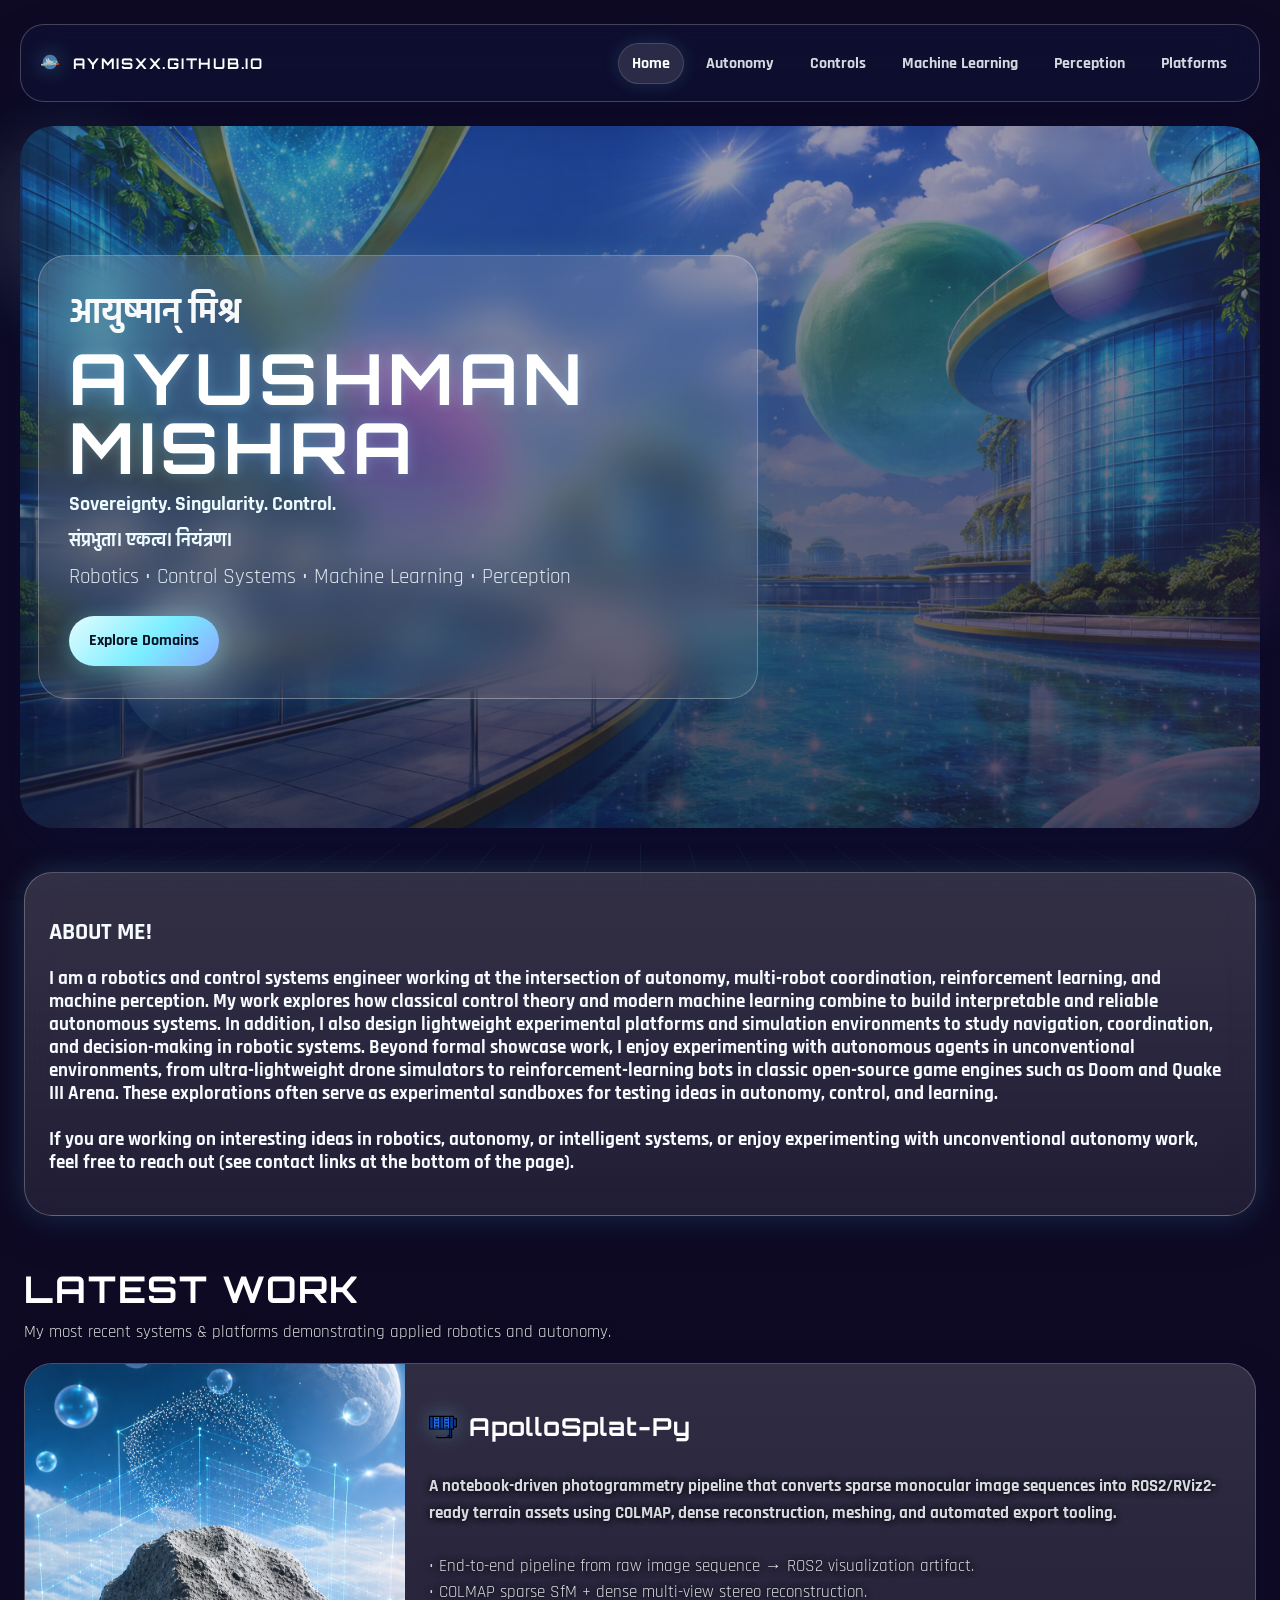
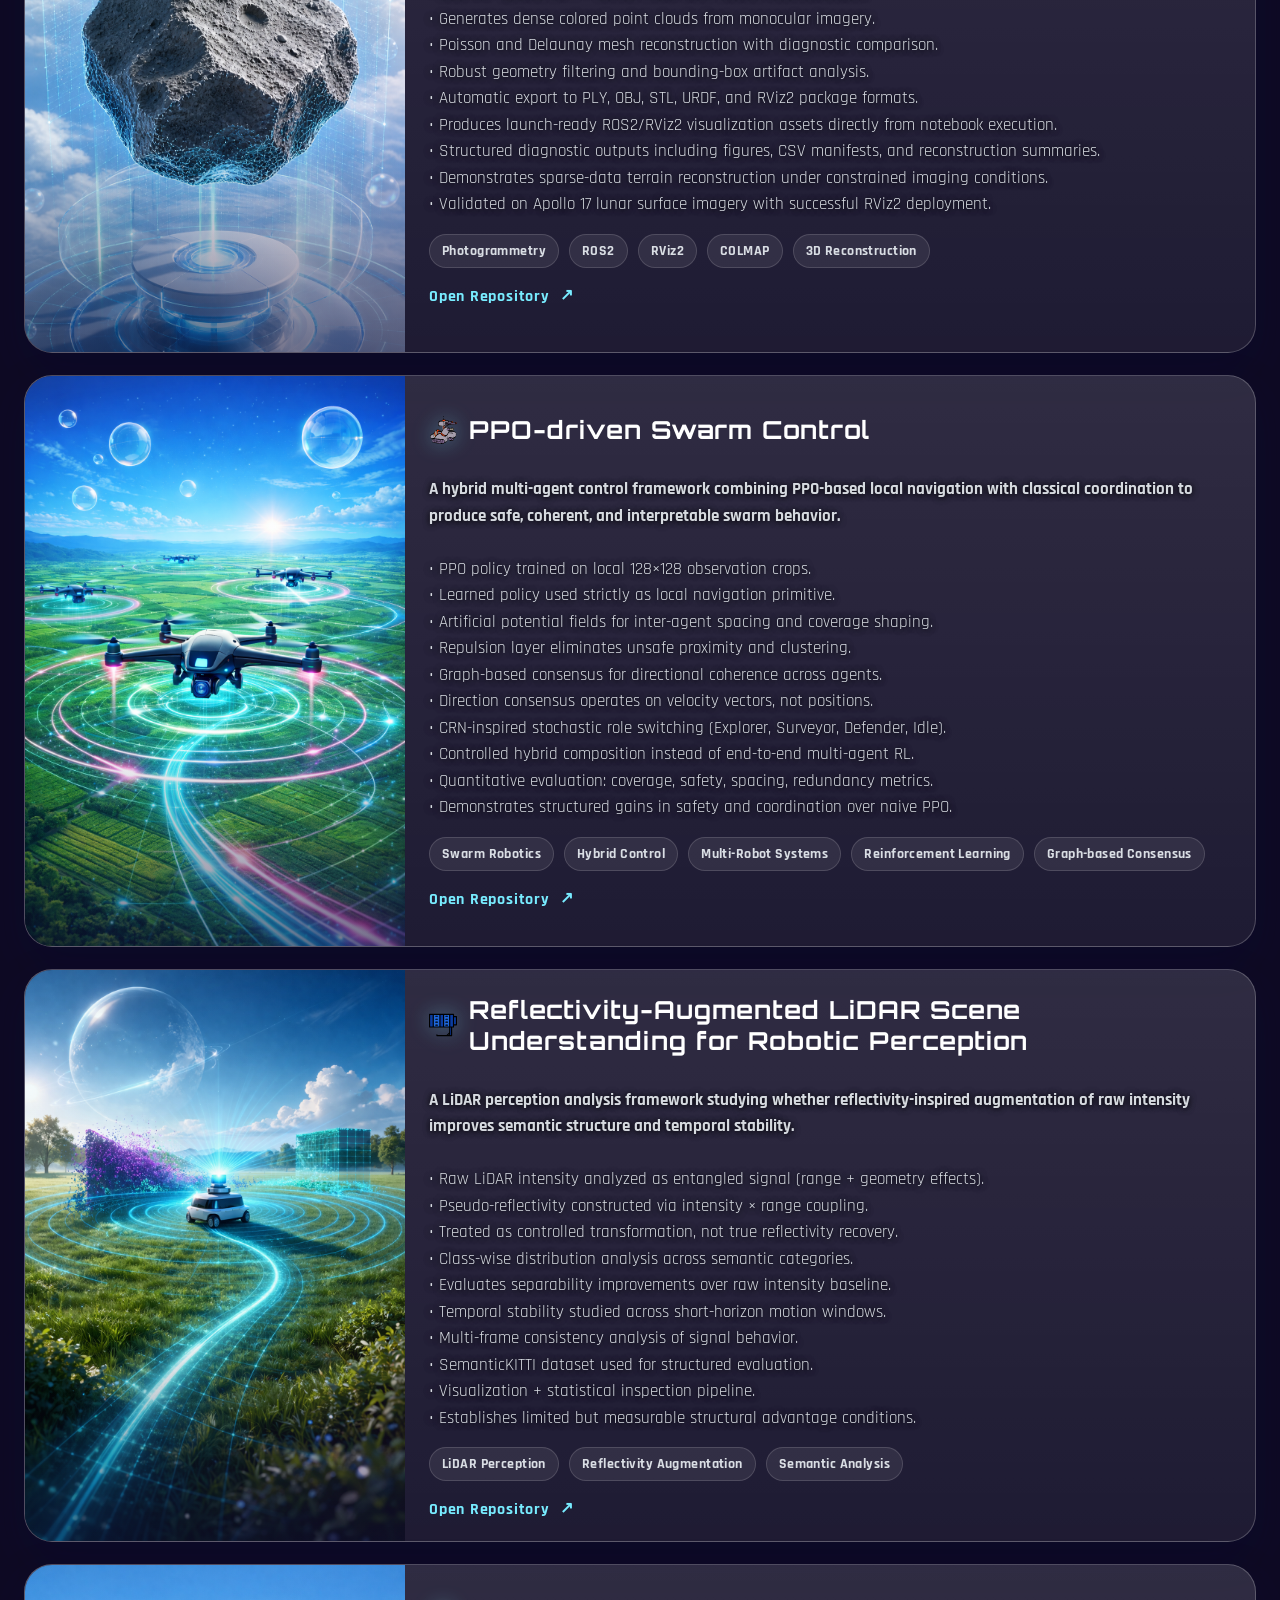
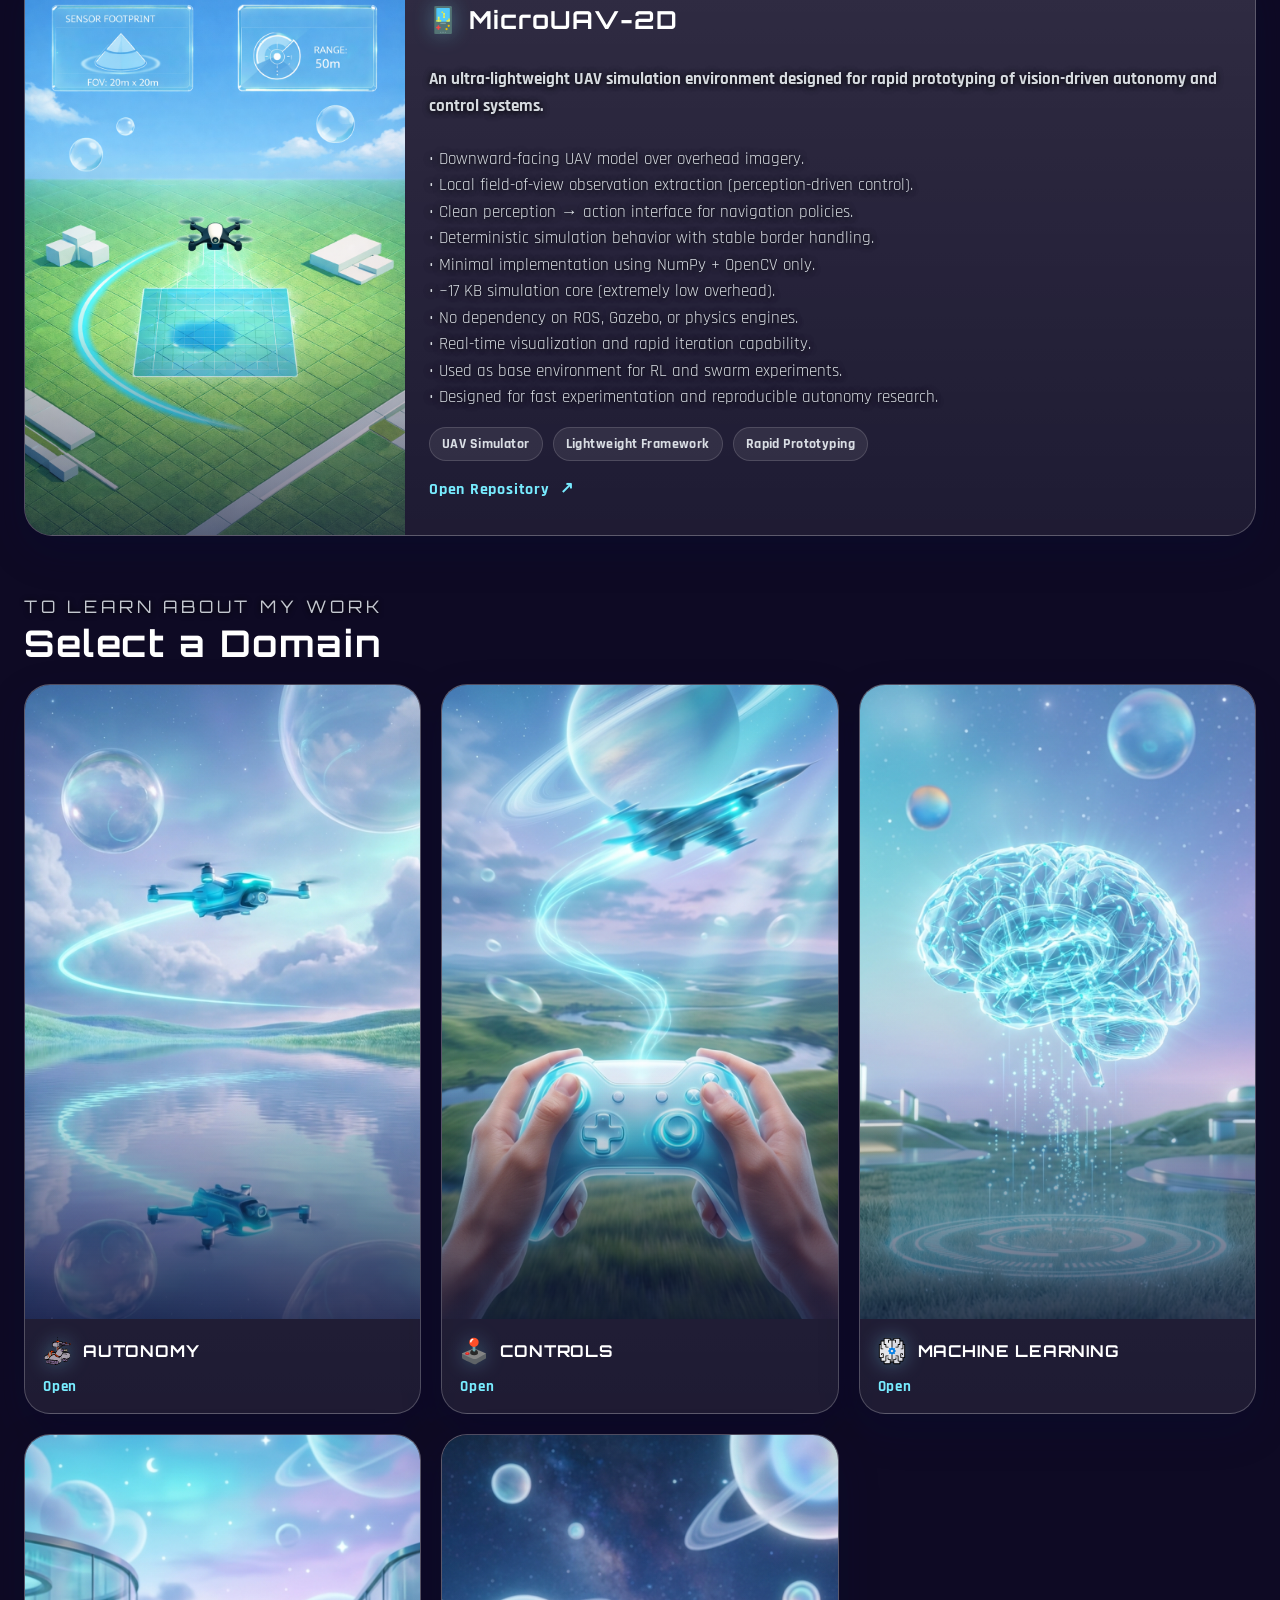
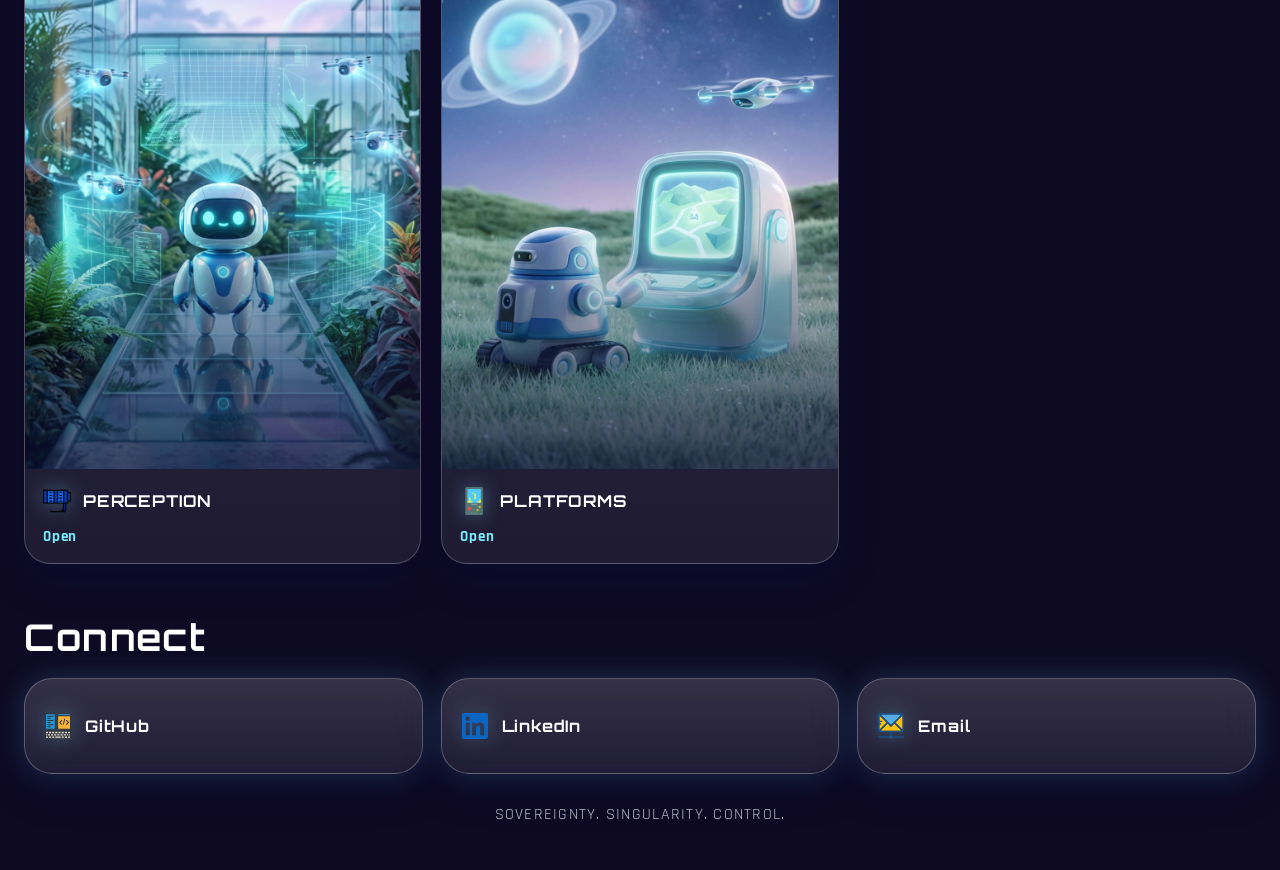
<file: index.html>
<!DOCTYPE html>
<html lang="en">
<head>
  <meta charset="UTF-8" />
  <meta name="viewport" content="width=device-width, initial-scale=1.0" />
  <title>Ayushman Mishra</title>

  <link rel="preconnect" href="https://fonts.googleapis.com" />
  <link rel="preconnect" href="https://fonts.gstatic.com" crossorigin />
  <link
    href="https://fonts.googleapis.com/css2?family=Orbitron:wght@400;500;700;800&family=Rajdhani:wght@400;500;600;700&display=swap"
    rel="stylesheet"
  />

  <link rel="stylesheet" href="style.css" />
</head>
<body class="homepage">
  <div class="site-bg-orb orb-1"></div>
  <div class="site-bg-orb orb-2"></div>
  <div class="site-bg-orb orb-3"></div>

  <div class="page-shell">
    <header class="topbar" id="top">
      <a href="index.html" class="brand" aria-label="Go to homepage">
        <img src="assets/icons/home.svg" alt="" class="brand-icon" />
        <span>aymisxx.github.io</span>
      </a>

      <button
        class="nav-toggle"
        type="button"
        aria-label="Toggle navigation"
        aria-expanded="false"
        aria-controls="primary-nav"
      >
        <span></span>
        <span></span>
        <span></span>
      </button>

      <nav class="nav-menu" id="primary-nav" aria-label="Primary navigation">
        <a href="index.html" class="active">Home</a>
        <a href="autonomy.html">Autonomy</a>
        <a href="controls.html">Controls</a>
        <a href="ml.html">Machine Learning</a>
        <a href="perception.html">Perception</a>
        <a href="platforms.html">Platforms</a>
      </nav>
    </header>

    <main>
      <section class="hero">
        <div class="hero-overlay"></div>

        <div class="hero-content glass-panel">
          <h1 class="name-hindi">आयुष्मान् मिश्र</h1>
          <h1 class="name-english">AYUSHMAN MISHRA</h1>
          <p class="motto">Sovereignty. Singularity. Control.</p>
          <h1 class="motto">संप्रभुता। एकत्व। नियंत्रण।</h1>
          <p class="identity-statement">
            Robotics • Control Systems • Machine Learning • Perception
          </p>

          <div class="hero-actions">
            <a href="#domains" class="primary-btn">Explore Domains</a>
          </div>
        </div>
      </section>


      <section class="page-intro-section">
        <div class="page-intro-panel glass-panel">
          <h1>
          ABOUT ME!
          </h1>
          <h3>
            I am a robotics and control systems engineer working at the intersection of autonomy, multi-robot coordination, reinforcement learning, and machine perception. My work explores how classical control theory and modern machine learning combine to build interpretable and reliable autonomous systems. In addition, I also design lightweight experimental platforms and simulation environments to study navigation, coordination, and decision-making in robotic systems. Beyond formal showcase work, I enjoy experimenting with autonomous agents in unconventional environments, from ultra-lightweight drone simulators to reinforcement-learning bots in classic open-source game engines such as Doom and Quake III Arena. These explorations often serve as experimental sandboxes for testing ideas in autonomy, control, and learning.<br><br>If you are working on interesting ideas in robotics, autonomy, or intelligent systems, or enjoy experimenting with unconventional autonomy work, feel free to reach out (see contact links at the bottom of the page).
          </h3>
        </div>
      </section>

<section class="projects-section" id="featured">

  <div class="section-heading">
    <h2>LATEST WORK</h2>
<p>
  My most recent systems & platforms demonstrating applied robotics and autonomy.
</p>
  </div>

  <div class="projects-grid">

<a
  href="https://github.com/aymisxx/ApolloSplat-Py"
  target="_blank"
  class="project-card"
>

  <div class="project-image-wrap">
    <img src="assets/projects/apollosplat-py.png">
  </div>

  <div class="project-content">

    <div class="project-topline">
      <img src="assets/icons/perception.svg" class="project-icon">
      <h3 class="project-title">
        ApolloSplat-Py
      </h3>
    </div>
<br>

    <p class="project-description">
    <strong>
  A notebook-driven photogrammetry pipeline that converts sparse monocular image sequences into ROS2/RViz2-ready terrain assets using COLMAP, dense reconstruction, meshing, and automated export tooling.<br><br>
    </strong>
    </p>

<p class="project-description">
  • End-to-end pipeline from raw image sequence → ROS2 visualization artifact.<br>
  • COLMAP sparse SfM + dense multi-view stereo reconstruction.<br>
  • Generates dense colored point clouds from monocular imagery.<br>
  • Poisson and Delaunay mesh reconstruction with diagnostic comparison.<br>
  • Robust geometry filtering and bounding-box artifact analysis.<br>
  • Automatic export to PLY, OBJ, STL, URDF, and RViz2 package formats.<br>
  • Produces launch-ready ROS2/RViz2 visualization assets directly from notebook execution.<br>
  • Structured diagnostic outputs including figures, CSV manifests, and reconstruction summaries.<br>
  • Demonstrates sparse-data terrain reconstruction under constrained imaging conditions.<br>
  • Validated on Apollo 17 lunar surface imagery with successful RViz2 deployment.<br>
</p>

    <div class="project-tags">
      <span class="project-tag">Photogrammetry</span>
      <span class="project-tag">ROS2</span>
      <span class="project-tag">RViz2</span>
      <span class="project-tag">COLMAP</span>
      <span class="project-tag">3D Reconstruction</span>
    </div>

    <span class="project-cta">Open Repository</span>

  </div>

</a>

<a
  href="https://github.com/aymisxx/ppo-driven-swarm-control"
  target="_blank"
  class="project-card"
>

  <div class="project-image-wrap">
    <img src="assets/projects/ppo-driven-swarm-control.png">
  </div>

  <div class="project-content">

    <div class="project-topline">
      <img src="assets/icons/autonomy.svg" class="project-icon">
      <h3 class="project-title">
        PPO-driven Swarm Control
      </h3>
    </div>
<br>
    <p class="project-description">
    <strong>
  A hybrid multi-agent control framework combining PPO-based local navigation with classical coordination to produce safe, coherent, and interpretable swarm behavior.<br><br>
  </strong>
</p>

<p class="project-description">
  • PPO policy trained on local 128×128 observation crops.<br>
  • Learned policy used strictly as local navigation primitive.<br>
  • Artificial potential fields for inter-agent spacing and coverage shaping.<br>
  • Repulsion layer eliminates unsafe proximity and clustering.<br>
  • Graph-based consensus for directional coherence across agents.<br>
  • Direction consensus operates on velocity vectors, not positions.<br>
  • CRN-inspired stochastic role switching (Explorer, Surveyor, Defender, Idle).<br>
  • Controlled hybrid composition instead of end-to-end multi-agent RL.<br>
  • Quantitative evaluation: coverage, safety, spacing, redundancy metrics.<br>
  • Demonstrates structured gains in safety and coordination over naive PPO.<br>
</p>

    <div class="project-tags">
      <span class="project-tag">Swarm Robotics</span>
      <span class="project-tag">Hybrid Control</span>
      <span class="project-tag">Multi-Robot Systems</span>
      <span class="project-tag">Reinforcement Learning</span>
      <span class="project-tag">Graph-based Consensus</span>
    </div>

    <span class="project-cta">Open Repository</span>

  </div>

</a>

<a
  href="https://github.com/aymisxx/reflect-aug-seg"
  target="_blank"
  class="project-card"
>

  <div class="project-image-wrap">
    <img src="assets/projects/reflect-aug-seg.png">
  </div>

  <div class="project-content">

    <div class="project-topline">
      <img src="assets/icons/perception.svg" class="project-icon">
      <h3 class="project-title">
        Reflectivity-Augmented LiDAR Scene Understanding for Robotic Perception
      </h3>
    </div>
<br>
    <p class="project-description">
    <strong>
  A LiDAR perception analysis framework studying whether reflectivity-inspired augmentation of raw intensity improves semantic structure and temporal stability.<br><br>
  </strong>
</p>

<p class="project-description">
  • Raw LiDAR intensity analyzed as entangled signal (range + geometry effects).<br>
  • Pseudo-reflectivity constructed via intensity × range coupling.<br>
  • Treated as controlled transformation, not true reflectivity recovery.<br>
  • Class-wise distribution analysis across semantic categories.<br>
  • Evaluates separability improvements over raw intensity baseline.<br>
  • Temporal stability studied across short-horizon motion windows.<br>
  • Multi-frame consistency analysis of signal behavior.<br>
  • SemanticKITTI dataset used for structured evaluation.<br>
  • Visualization + statistical inspection pipeline.<br>
  • Establishes limited but measurable structural advantage conditions.<br>
</p>

    <div class="project-tags">
      <span class="project-tag">LiDAR Perception</span>
      <span class="project-tag">Reflectivity Augmentation</span>
      <span class="project-tag">Semantic Analysis</span>
    </div>

    <span class="project-cta">Open Repository</span>

  </div>

</a>

<a
            href="https://github.com/aymisxx/MicroUAV-2D"
            target="_blank"
            rel="noopener noreferrer"
            class="project-card"
            aria-label="Open MicroUAV-2D repository"
          >
            <div class="project-image-wrap">
              <img src="assets/projects/microuav-2d.png" alt="MicroUAV-2D project artwork" />
            </div>
            <div class="project-content">
              <div class="project-topline">
                <img src="assets/icons/platforms.svg" alt="" class="project-icon" />
                <h3 class="project-title">MicroUAV-2D</h3>
              </div>
              <br>
              <p class="project-description">
              <strong>
  An ultra-lightweight UAV simulation environment designed for rapid prototyping of vision-driven autonomy and control systems.<br><br>
  </strong>
</p>

<p class="project-description">
  • Downward-facing UAV model over overhead imagery.<br>
  • Local field-of-view observation extraction (perception-driven control).<br>
  • Clean perception → action interface for navigation policies.<br>
  • Deterministic simulation behavior with stable border handling.<br>
  • Minimal implementation using NumPy + OpenCV only.<br>
  • ~17 KB simulation core (extremely low overhead).<br>
  • No dependency on ROS, Gazebo, or physics engines.<br>
  • Real-time visualization and rapid iteration capability.<br>
  • Used as base environment for RL and swarm experiments.<br>
  • Designed for fast experimentation and reproducible autonomy research.<br>
</p>
              <div class="project-tags">
                <span class="project-tag">UAV Simulator</span>
                <span class="project-tag">Lightweight Framework</span>
                <span class="project-tag">Rapid Prototyping</span>
              </div>
              <span class="project-cta">Open Repository</span>
            </div>
          </a>

  </div>

</section>

      <section class="domains-section" id="domains">
        <div class="section-heading">
          <p class="section-tag">TO LEARN ABOUT MY WORK</p>
          <h2>Select a Domain</h2>
        </div>

        <div class="domains-grid">
          <a href="autonomy.html" class="domain-card" aria-label="Open Autonomy page">
            <div class="card-image-wrap">
              <img src="assets/domains/autonomy-card.png" alt="Autonomy domain artwork" />
              <div class="card-image-tint"></div>
            </div>
            <div class="card-body">
              <div class="card-icon-title">
              <img src="assets/icons/autonomy.svg" alt="" class="project-icon" />
                <h3>AUTONOMY</h3>
              </div>
              <span class="card-link">Open</span>
            </div>
          </a>

          <a href="controls.html" class="domain-card" aria-label="Open Controls page">
            <div class="card-image-wrap">
              <img src="assets/domains/controls-card.png" alt="Controls domain artwork" />
              <div class="card-image-tint"></div>
            </div>
            <div class="card-body">
              <div class="card-icon-title">
                <img src="assets/icons/controls.svg" class="project-icon">
                <h3>CONTROLS</h3>
              </div>
              <span class="card-link">Open</span>
            </div>
          </a>

          <a href="ml.html" class="domain-card" aria-label="Open Machine Learning page">
            <div class="card-image-wrap">
              <img src="assets/domains/ml-card.png" alt="Machine Learning domain artwork" />
              <div class="card-image-tint"></div>
            </div>
            <div class="card-body">
              <div class="card-icon-title">
                <img src="assets/icons/ml.svg" alt="" class="project-icon" />
                <h3>MACHINE LEARNING</h3>
              </div>
              <span class="card-link">Open</span>
            </div>
          </a>

          <a href="perception.html" class="domain-card" aria-label="Open Perception page">
            <div class="card-image-wrap">
              <img src="assets/domains/perception-card.png" alt="Perception domain artwork" />
              <div class="card-image-tint"></div>
            </div>
            <div class="card-body">
              <div class="card-icon-title">
                <img src="assets/icons/perception.svg" class="project-icon">
                <h3>PERCEPTION</h3>
              </div>
              <span class="card-link">Open</span>
            </div>
          </a>

          <a href="platforms.html" class="domain-card" aria-label="Open Platforms page">
            <div class="card-image-wrap">
              <img src="assets/domains/platforms-card.png" alt="Platforms domain artwork" />
              <div class="card-image-tint"></div>
            </div>
            <div class="card-body">
              <div class="card-icon-title">
                <img src="assets/icons/platforms.svg" alt="" class="project-icon" />
                <h3>PLATFORMS</h3>
              </div>
              <span class="card-link">Open</span>
            </div>
          </a>
        </div>
      </section>

      <section class="contact-section" id="contact">
        <div class="section-heading">
          <h2>Connect</h2>
        </div>

        <div class="contact-grid">
          <a
            href="https://github.com/aymisxx"
            target="_blank"
            rel="noopener noreferrer"
            class="contact-card glass-panel"
            aria-label="Open GitHub profile"
          >
            <img src="assets/icons/github.svg" alt="" class="contact-icon" />
            <div>
              <h3>GitHub</h3>
            </div>
          </a>

          <a
            href="https://www.linkedin.com/in/aymisxx"
            target="_blank"
            rel="noopener noreferrer"
            class="contact-card glass-panel"
            aria-label="Open LinkedIn profile"
          >
            <img src="assets/icons/linkedin.svg" alt="" class="contact-icon" />
            <div>
              <h3>LinkedIn</h3>
            </div>
          </a>

          <a
            href="mailto:aymisxx@proton.me"
            class="contact-card glass-panel"
            aria-label="Send email to Ayushman Mishra"
          >
            <img src="assets/icons/email.svg" alt="" class="contact-icon" />
            <div>
              <h3>Email</h3>
            </div>
          </a>
        </div>
      </section>
    </main>

    <footer class="footer">
      <p>Sovereignty. Singularity. Control.</p>
    </footer>
  </div>

  <script src="script.js"></script>
</body>
</html>
</file>
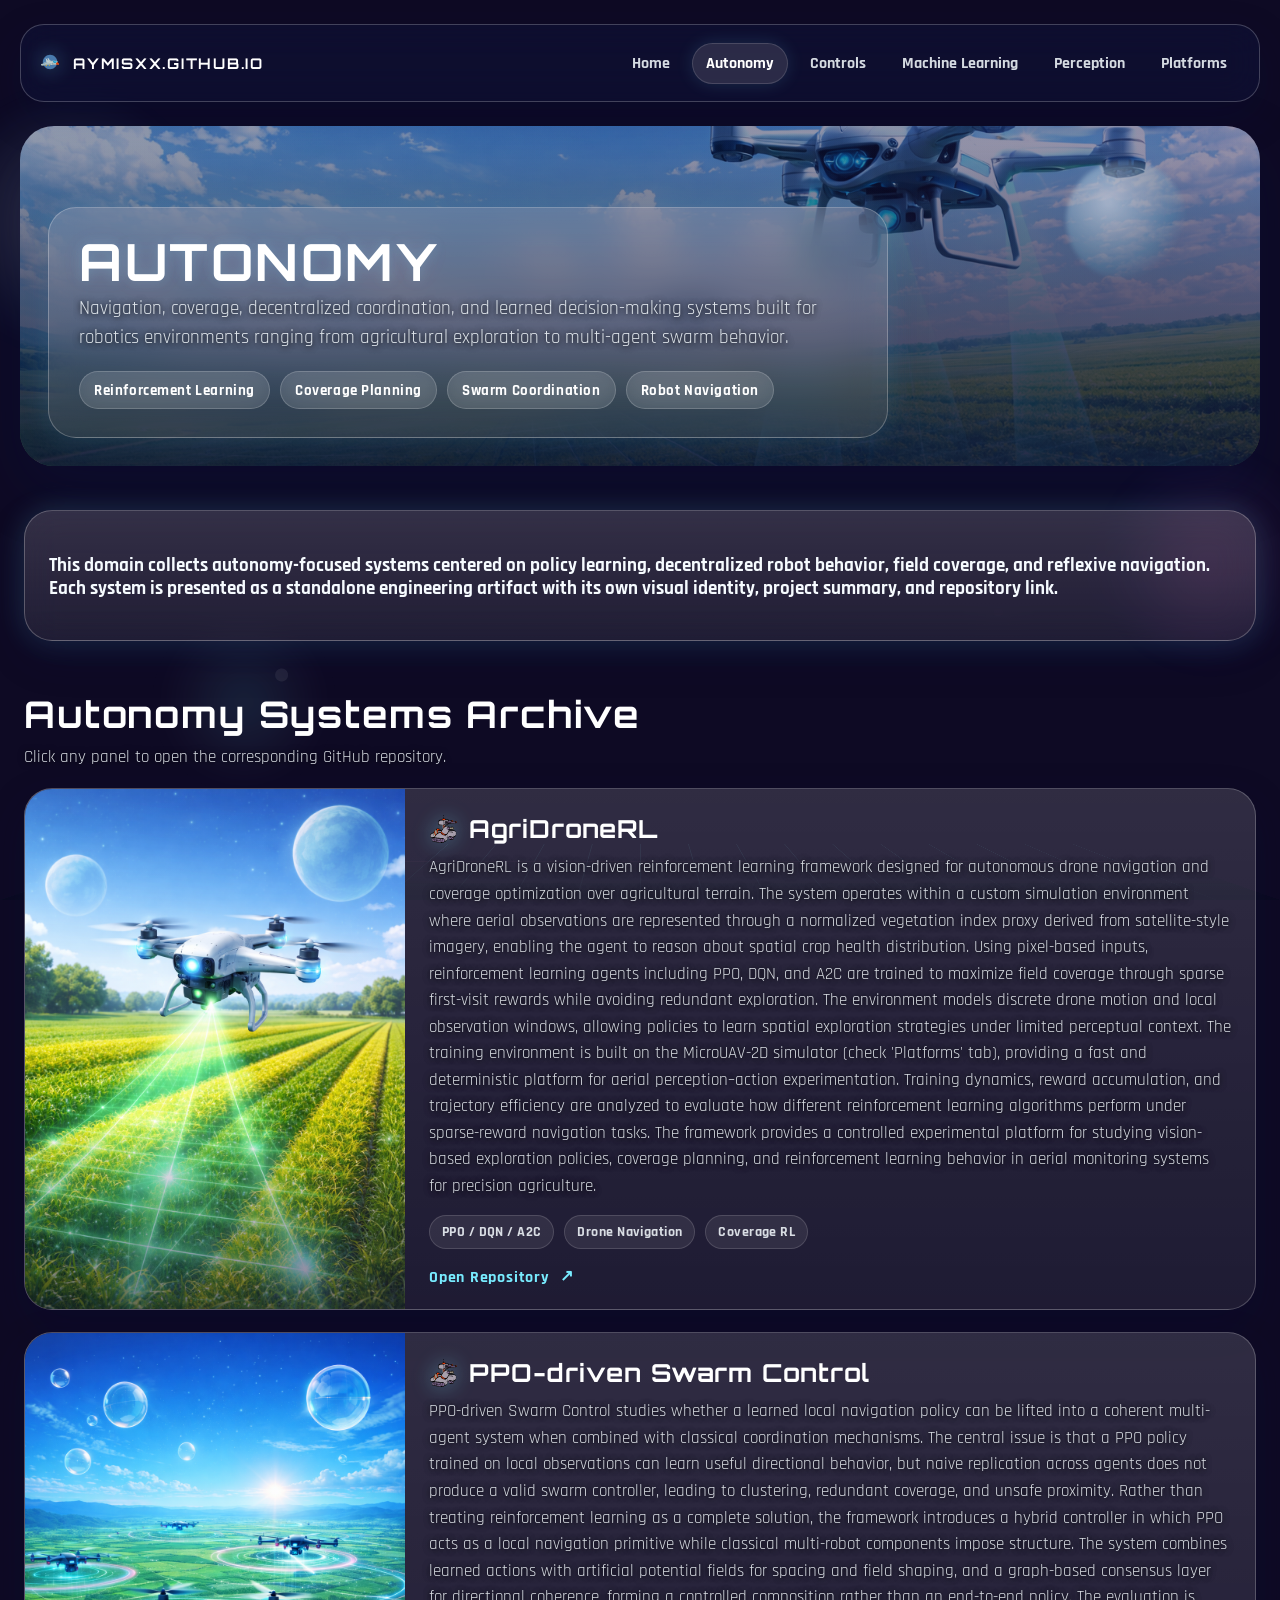
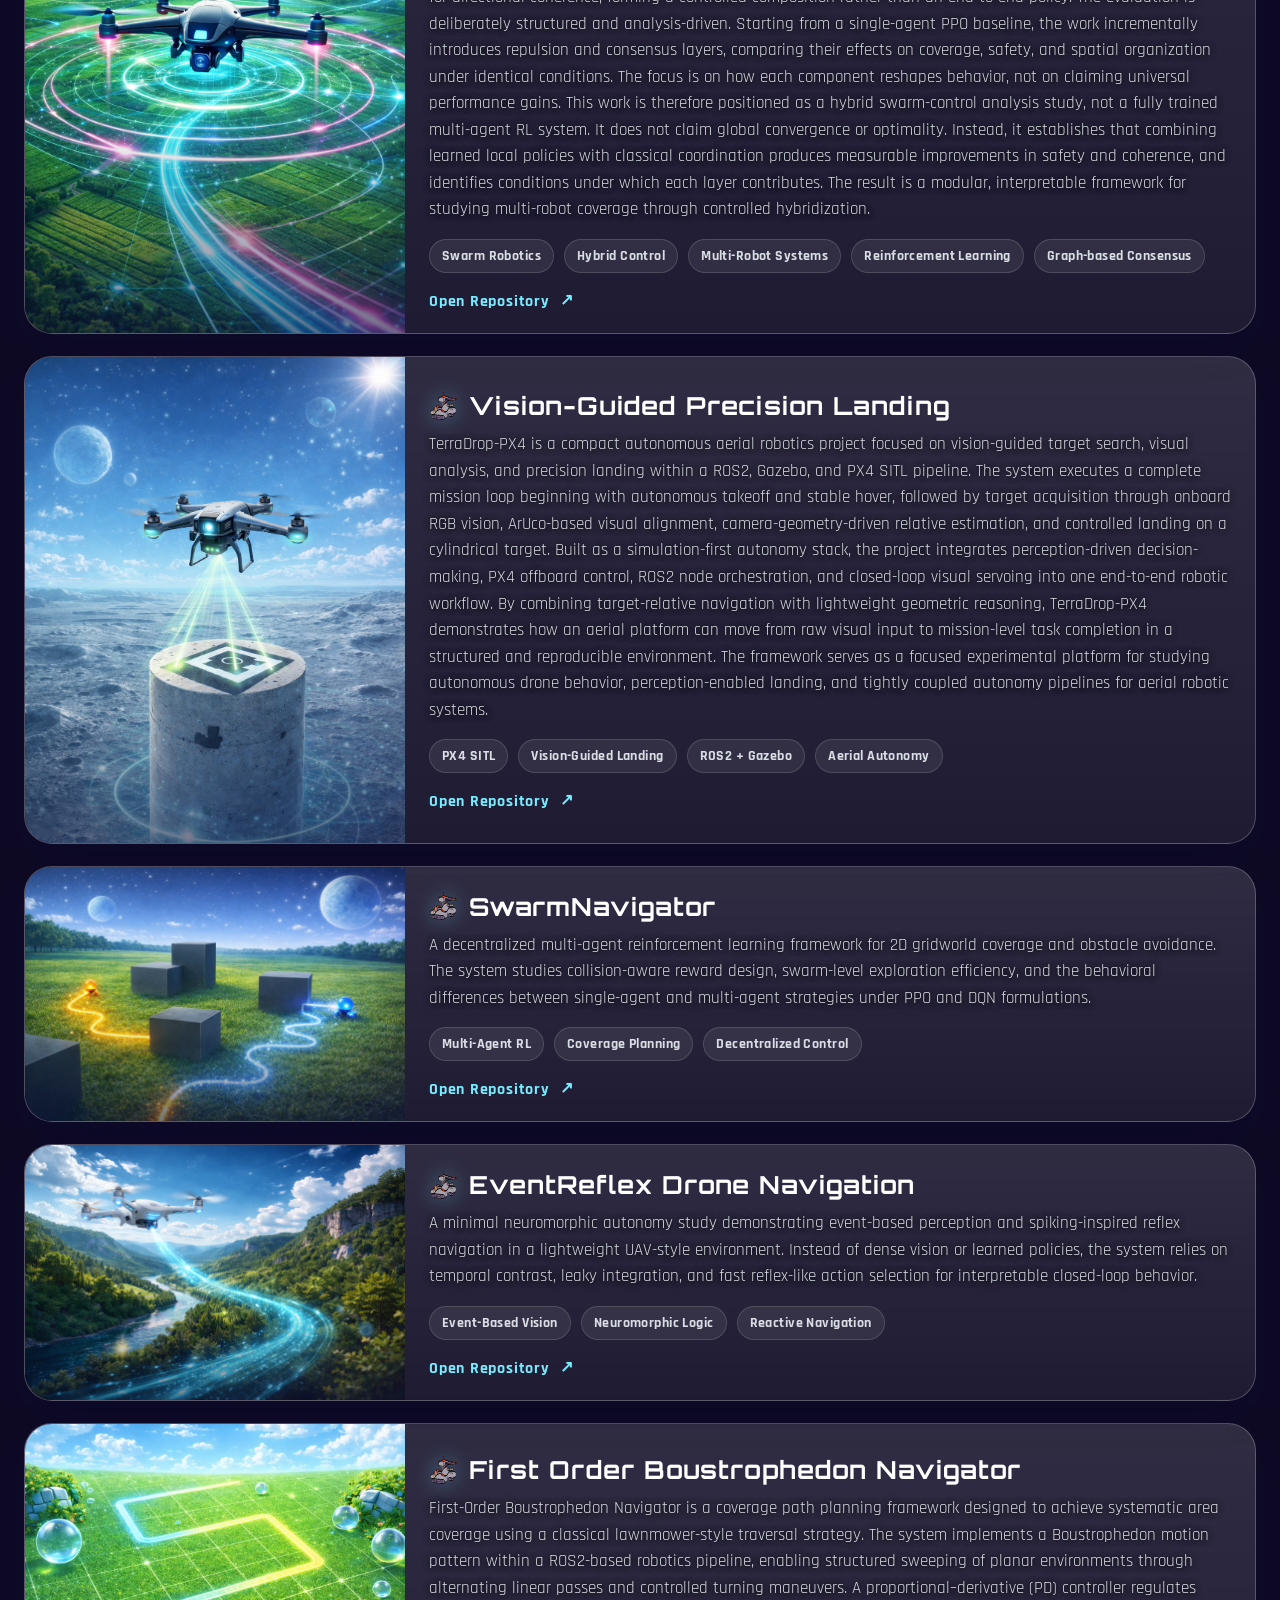
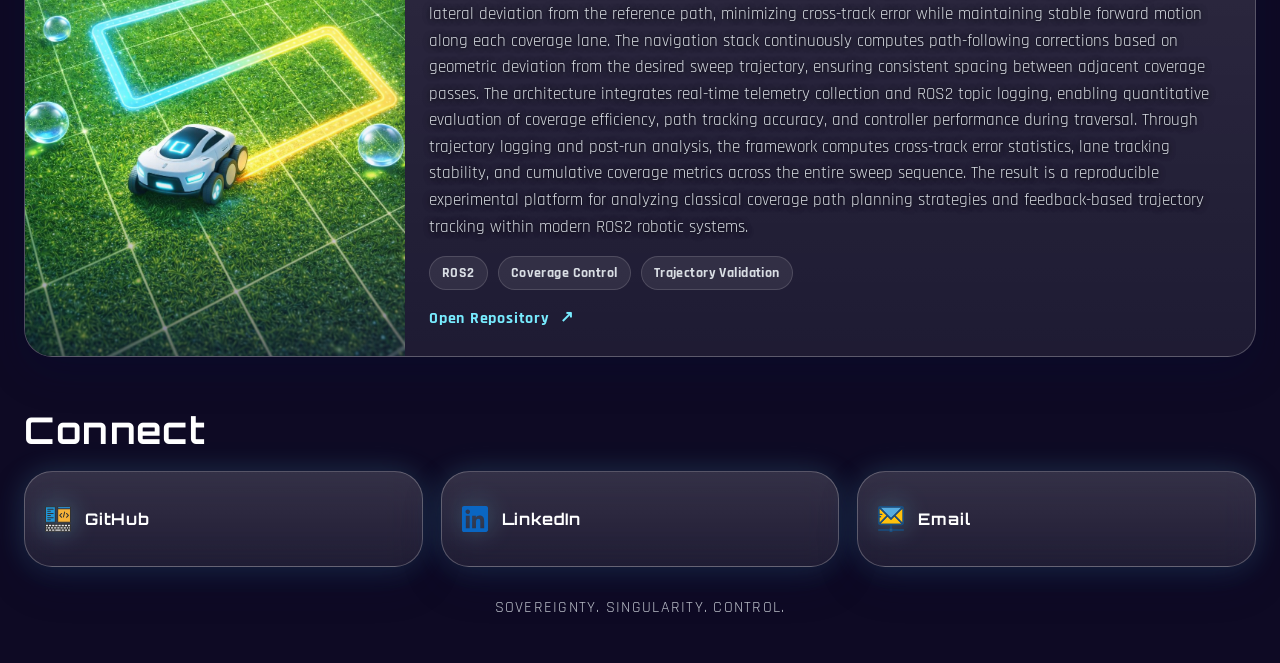
<file: autonomy.html>
<!DOCTYPE html>
<html lang="en">
<head>
  <meta charset="UTF-8" />
  <meta name="viewport" content="width=device-width, initial-scale=1.0" />
  <title>Autonomy | Ayushman Mishra</title>

  <link rel="preconnect" href="https://fonts.googleapis.com" />
  <link rel="preconnect" href="https://fonts.gstatic.com" crossorigin />
  <link
    href="https://fonts.googleapis.com/css2?family=Orbitron:wght@400;500;700;800&family=Rajdhani:wght@400;500;600;700&display=swap"
    rel="stylesheet"
  />

  <link rel="stylesheet" href="style.css" />
</head>
<body class="autonomy-page">
  <div class="site-bg-orb orb-1"></div>
  <div class="site-bg-orb orb-2"></div>
  <div class="site-bg-orb orb-3"></div>

  <div class="page-shell">
    <header class="topbar" id="top">
      <a href="index.html" class="brand" aria-label="Go to homepage">
        <img src="assets/icons/home.svg" alt="" class="brand-icon" />
        <span>aymisxx.github.io</span>
      </a>

      <button
        class="nav-toggle"
        type="button"
        aria-label="Toggle navigation"
        aria-expanded="false"
        aria-controls="primary-nav"
      >
        <span></span>
        <span></span>
        <span></span>
      </button>

      <nav class="nav-menu" id="primary-nav" aria-label="Primary navigation">
        <a href="index.html">Home</a>
        <a href="autonomy.html" class="active">Autonomy</a>
        <a href="controls.html">Controls</a>
        <a href="ml.html">Machine Learning</a>
        <a href="perception.html">Perception</a>
        <a href="platforms.html">Platforms</a>
      </nav>
    </header>

    <main>
      <section class="page-hero">
        <div class="page-hero-content glass-panel">
          <h1 class="page-title">Autonomy</h1>
          <p class="page-subtitle">
            Navigation, coverage, decentralized coordination, and learned decision-making systems
            built for robotics environments ranging from agricultural exploration to multi-agent swarm behavior.
          </p>

          <div class="page-meta">
            <span class="page-chip">Reinforcement Learning</span>
            <span class="page-chip">Coverage Planning</span>
            <span class="page-chip">Swarm Coordination</span>
            <span class="page-chip">Robot Navigation</span>
          </div>
        </div>
      </section>

      <section class="page-intro-section">
        <div class="page-intro-panel glass-panel">
          <h3>
            This domain collects autonomy-focused systems centered on policy learning, decentralized
            robot behavior, field coverage, and reflexive navigation. Each system is presented as a
            standalone engineering artifact with its own visual identity, project summary, and repository link.
          </h3>
        </div>
      </section>

      <section class="projects-section" id="projects">
        <div class="section-heading">
          <h2>Autonomy Systems Archive</h2>
          <p>
            Click any panel to open the corresponding GitHub repository.
          </p>
        </div>

        <div class="projects-grid">
          <a
            href="https://github.com/aymisxx/AgriDroneRL"
            target="_blank"
            rel="noopener noreferrer"
            class="project-card"
            aria-label="Open AgriDroneRL repository"
          >
            <div class="project-image-wrap">
              <img src="assets/projects/agridronerl.png" alt="AgriDroneRL project artwork" />
            </div>
            <div class="project-content">
              <div class="project-topline">
                <img src="assets/icons/autonomy.svg" alt="" class="project-icon" />
                <h3 class="project-title">AgriDroneRL</h3>
              </div>
              <p class="project-description">
                AgriDroneRL is a vision-driven reinforcement learning framework designed for autonomous drone navigation and coverage optimization over agricultural terrain. The system operates within a custom simulation environment where aerial observations are represented through a normalized vegetation index proxy derived from satellite-style imagery, enabling the agent to reason about spatial crop health distribution. Using pixel-based inputs, reinforcement learning agents including PPO, DQN, and A2C are trained to maximize field coverage through sparse first-visit rewards while avoiding redundant exploration. The environment models discrete drone motion and local observation windows, allowing policies to learn spatial exploration strategies under limited perceptual context. The training environment is built on the MicroUAV-2D simulator (check 'Platforms' tab), providing a fast and deterministic platform for aerial perception–action experimentation. Training dynamics, reward accumulation, and trajectory efficiency are analyzed to evaluate how different reinforcement learning algorithms perform under sparse-reward navigation tasks. The framework provides a controlled experimental platform for studying vision-based exploration policies, coverage planning, and reinforcement learning behavior in aerial monitoring systems for precision agriculture.
              </p>
              <div class="project-tags">
                <span class="project-tag">PPO / DQN / A2C</span>
                <span class="project-tag">Drone Navigation</span>
                <span class="project-tag">Coverage RL</span>
              </div>
              <span class="project-cta">Open Repository</span>
            </div>
          </a>

          <a
  href="https://github.com/aymisxx/ppo-driven-swarm-control"
  target="_blank"
  class="project-card"
>

  <div class="project-image-wrap">
    <img src="assets/projects/ppo-driven-swarm-control.png">
  </div>

  <div class="project-content">

    <div class="project-topline">
      <img src="assets/icons/autonomy.svg" class="project-icon">
      <h3 class="project-title">
        PPO-driven Swarm Control
      </h3>
    </div>

    <p class="project-description">
      PPO-driven Swarm Control studies whether a learned local navigation policy
can be lifted into a coherent multi-agent system when combined with classical
coordination mechanisms. The central issue is that a PPO policy trained on
local observations can learn useful directional behavior, but naive replication
across agents does not produce a valid swarm controller, leading to
clustering, redundant coverage, and unsafe proximity.

Rather than treating reinforcement learning as a complete solution, the
framework introduces a hybrid controller in which PPO acts as a local
navigation primitive while classical multi-robot components impose structure.
The system combines learned actions with artificial potential fields for
spacing and field shaping, and a graph-based consensus layer for directional
coherence, forming a controlled composition rather than an end-to-end policy.

The evaluation is deliberately structured and analysis-driven. Starting from
a single-agent PPO baseline, the work incrementally introduces repulsion and
consensus layers, comparing their effects on coverage, safety, and spatial
organization under identical conditions. The focus is on how each component
reshapes behavior, not on claiming universal performance gains.

This work is therefore positioned as a hybrid swarm-control analysis study,
not a fully trained multi-agent RL system. It does not claim global convergence
or optimality. Instead, it establishes that combining learned local policies
with classical coordination produces measurable improvements in safety and
coherence, and identifies conditions under which each layer contributes.
The result is a modular, interpretable framework for studying multi-robot
coverage through controlled hybridization.
    </p>

    <div class="project-tags">
      <span class="project-tag">Swarm Robotics</span>
      <span class="project-tag">Hybrid Control</span>
      <span class="project-tag">Multi-Robot Systems</span>
      <span class="project-tag">Reinforcement Learning</span>
      <span class="project-tag">Graph-based Consensus</span>
    </div>

    <span class="project-cta">Open Repository</span>

  </div>

</a>
          
  <a
  href="https://github.com/aymisxx/TerraDrop-PX4"
  target="_blank"
  rel="noopener noreferrer"
  class="project-card"
  aria-label="Open TerraDrop-PX4 repository"
>
  <div class="project-image-wrap">
    <img src="assets/projects/terradrop-px4.png" alt="TerraDrop-PX4 project artwork" />
  </div>
  <div class="project-content">
    <div class="project-topline">
      <img src="assets/icons/autonomy.svg" alt="" class="project-icon" />
      <h3 class="project-title">Vision-Guided Precision Landing</h3>
    </div>
    <p class="project-description">
      TerraDrop-PX4 is a compact autonomous aerial robotics project focused on vision-guided target search, visual analysis, and precision landing within a ROS2, Gazebo, and PX4 SITL pipeline. The system executes a complete mission loop beginning with autonomous takeoff and stable hover, followed by target acquisition through onboard RGB vision, ArUco-based visual alignment, camera-geometry-driven relative estimation, and controlled landing on a cylindrical target. Built as a simulation-first autonomy stack, the project integrates perception-driven decision-making, PX4 offboard control, ROS2 node orchestration, and closed-loop visual servoing into one end-to-end robotic workflow. By combining target-relative navigation with lightweight geometric reasoning, TerraDrop-PX4 demonstrates how an aerial platform can move from raw visual input to mission-level task completion in a structured and reproducible environment. The framework serves as a focused experimental platform for studying autonomous drone behavior, perception-enabled landing, and tightly coupled autonomy pipelines for aerial robotic systems.
    </p>
    <div class="project-tags">
      <span class="project-tag">PX4 SITL</span>
      <span class="project-tag">Vision-Guided Landing</span>
      <span class="project-tag">ROS2 + Gazebo</span>
      <span class="project-tag">Aerial Autonomy</span>
    </div>
    <span class="project-cta">Open Repository</span>
  </div>
</a>

          <a
            href="https://github.com/aymisxx/SwarmNavigator"
            target="_blank"
            rel="noopener noreferrer"
            class="project-card"
            aria-label="Open SwarmNavigator repository"
          >
            <div class="project-image-wrap">
              <img src="assets/projects/swarmnavigator.png" alt="SwarmNavigator project artwork" />
            </div>
            <div class="project-content">
              <div class="project-topline">
                <img src="assets/icons/autonomy.svg" alt="" class="project-icon" />
                <h3 class="project-title">SwarmNavigator</h3>
              </div>
              <p class="project-description">
                A decentralized multi-agent reinforcement learning framework for 2D gridworld coverage
                and obstacle avoidance. The system studies collision-aware reward design, swarm-level
                exploration efficiency, and the behavioral differences between single-agent and
                multi-agent strategies under PPO and DQN formulations.
              </p>
              <div class="project-tags">
                <span class="project-tag">Multi-Agent RL</span>
                <span class="project-tag">Coverage Planning</span>
                <span class="project-tag">Decentralized Control</span>
              </div>
              <span class="project-cta">Open Repository</span>
            </div>
          </a>

          <a
            href="https://github.com/aymisxx/EventReflex-DroneNav"
            target="_blank"
            rel="noopener noreferrer"
            class="project-card"
            aria-label="Open EventReflex Drone Navigation repository"
          >
            <div class="project-image-wrap">
              <img src="assets/projects/eventreflex-drone-navigation.png" alt="EventReflex Drone Navigation project artwork" />
            </div>
            <div class="project-content">
              <div class="project-topline">
                <img src="assets/icons/autonomy.svg" alt="" class="project-icon" />
                <h3 class="project-title">EventReflex Drone Navigation</h3>
              </div>
              <p class="project-description">
                A minimal neuromorphic autonomy study demonstrating event-based perception and
                spiking-inspired reflex navigation in a lightweight UAV-style environment. Instead of
                dense vision or learned policies, the system relies on temporal contrast, leaky
                integration, and fast reflex-like action selection for interpretable closed-loop behavior.
              </p>
              <div class="project-tags">
                <span class="project-tag">Event-Based Vision</span>
                <span class="project-tag">Neuromorphic Logic</span>
                <span class="project-tag">Reactive Navigation</span>
              </div>
              <span class="project-cta">Open Repository</span>
            </div>
          </a>

          <a
            href="https://github.com/aymisxx/first_order_boustrophedon_navigator"
            target="_blank"
            rel="noopener noreferrer"
            class="project-card"
            aria-label="Open First Order Boustrophedon Navigator repository"
          >
            <div class="project-image-wrap">
              <img src="assets/projects/first-order-boustrophedon-navigator.png" alt="First Order Boustrophedon Navigator project artwork" />
            </div>
            <div class="project-content">
              <div class="project-topline">
                <img src="assets/icons/autonomy.svg" alt="" class="project-icon" />
                <h3 class="project-title">First Order Boustrophedon Navigator</h3>
              </div>
              <p class="project-description">
                First-Order Boustrophedon Navigator is a coverage path planning framework designed to achieve systematic area coverage using a classical lawnmower-style traversal strategy. The system implements a Boustrophedon motion pattern within a ROS2-based robotics pipeline, enabling structured sweeping of planar environments through alternating linear passes and controlled turning maneuvers. A proportional–derivative (PD) controller regulates lateral deviation from the reference path, minimizing cross-track error while maintaining stable forward motion along each coverage lane. The navigation stack continuously computes path-following corrections based on geometric deviation from the desired sweep trajectory, ensuring consistent spacing between adjacent coverage passes. The architecture integrates real-time telemetry collection and ROS2 topic logging, enabling quantitative evaluation of coverage efficiency, path tracking accuracy, and controller performance during traversal. Through trajectory logging and post-run analysis, the framework computes cross-track error statistics, lane tracking stability, and cumulative coverage metrics across the entire sweep sequence. The result is a reproducible experimental platform for analyzing classical coverage path planning strategies and feedback-based trajectory tracking within modern ROS2 robotic systems.
              </p>
              <div class="project-tags">
                <span class="project-tag">ROS2</span>
                <span class="project-tag">Coverage Control</span>
                <span class="project-tag">Trajectory Validation</span>
              </div>
              <span class="project-cta">Open Repository</span>
            </div>
          </a>
        </div>
      </section>

      <section class="contact-section" id="contact">
        <div class="section-heading">
          <h2>Connect</h2>
        </div>

        <div class="contact-grid">
          <a
            href="https://github.com/aymisxx"
            target="_blank"
            rel="noopener noreferrer"
            class="contact-card glass-panel"
            aria-label="Open GitHub profile"
          >
            <img src="assets/icons/github.svg" alt="" class="contact-icon" />
            <div>
              <h3>GitHub</h3>
            </div>
          </a>

          <a
            href="https://www.linkedin.com/in/aymisxx"
            target="_blank"
            rel="noopener noreferrer"
            class="contact-card glass-panel"
            aria-label="Open LinkedIn profile"
          >
            <img src="assets/icons/linkedin.svg" alt="" class="contact-icon" />
            <div>
              <h3>LinkedIn</h3>
            </div>
          </a>

          <a
            href="mailto:aymisxx@proton.me"
            class="contact-card glass-panel"
            aria-label="Send email to Ayushman Mishra"
          >
            <img src="assets/icons/email.svg" alt="" class="contact-icon" />
            <div>
              <h3>Email</h3>
            </div>
          </a>
        </div>
      </section>
    </main>

    <footer class="footer">
      <p>Sovereignty. Singularity. Control.</p>
    </footer>
  </div>

  <script src="script.js"></script>
</body>
</html>
</file>
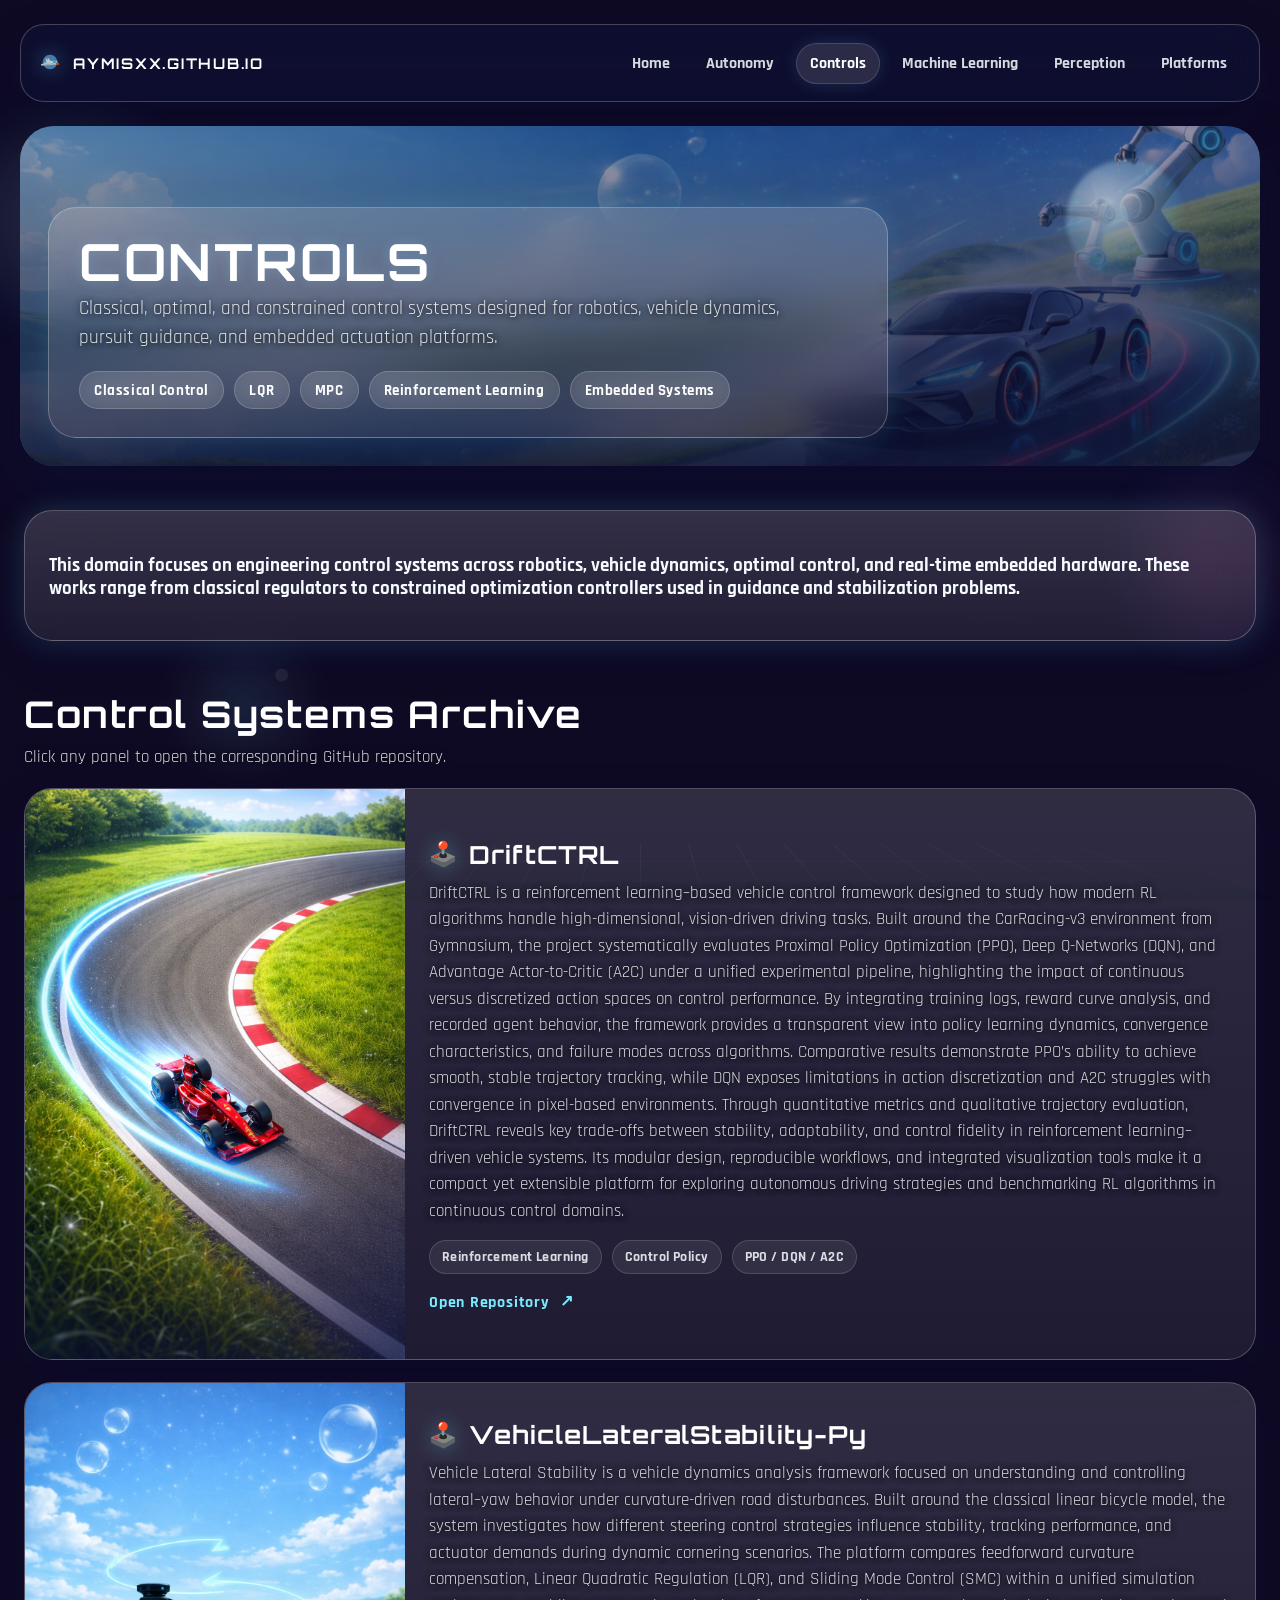
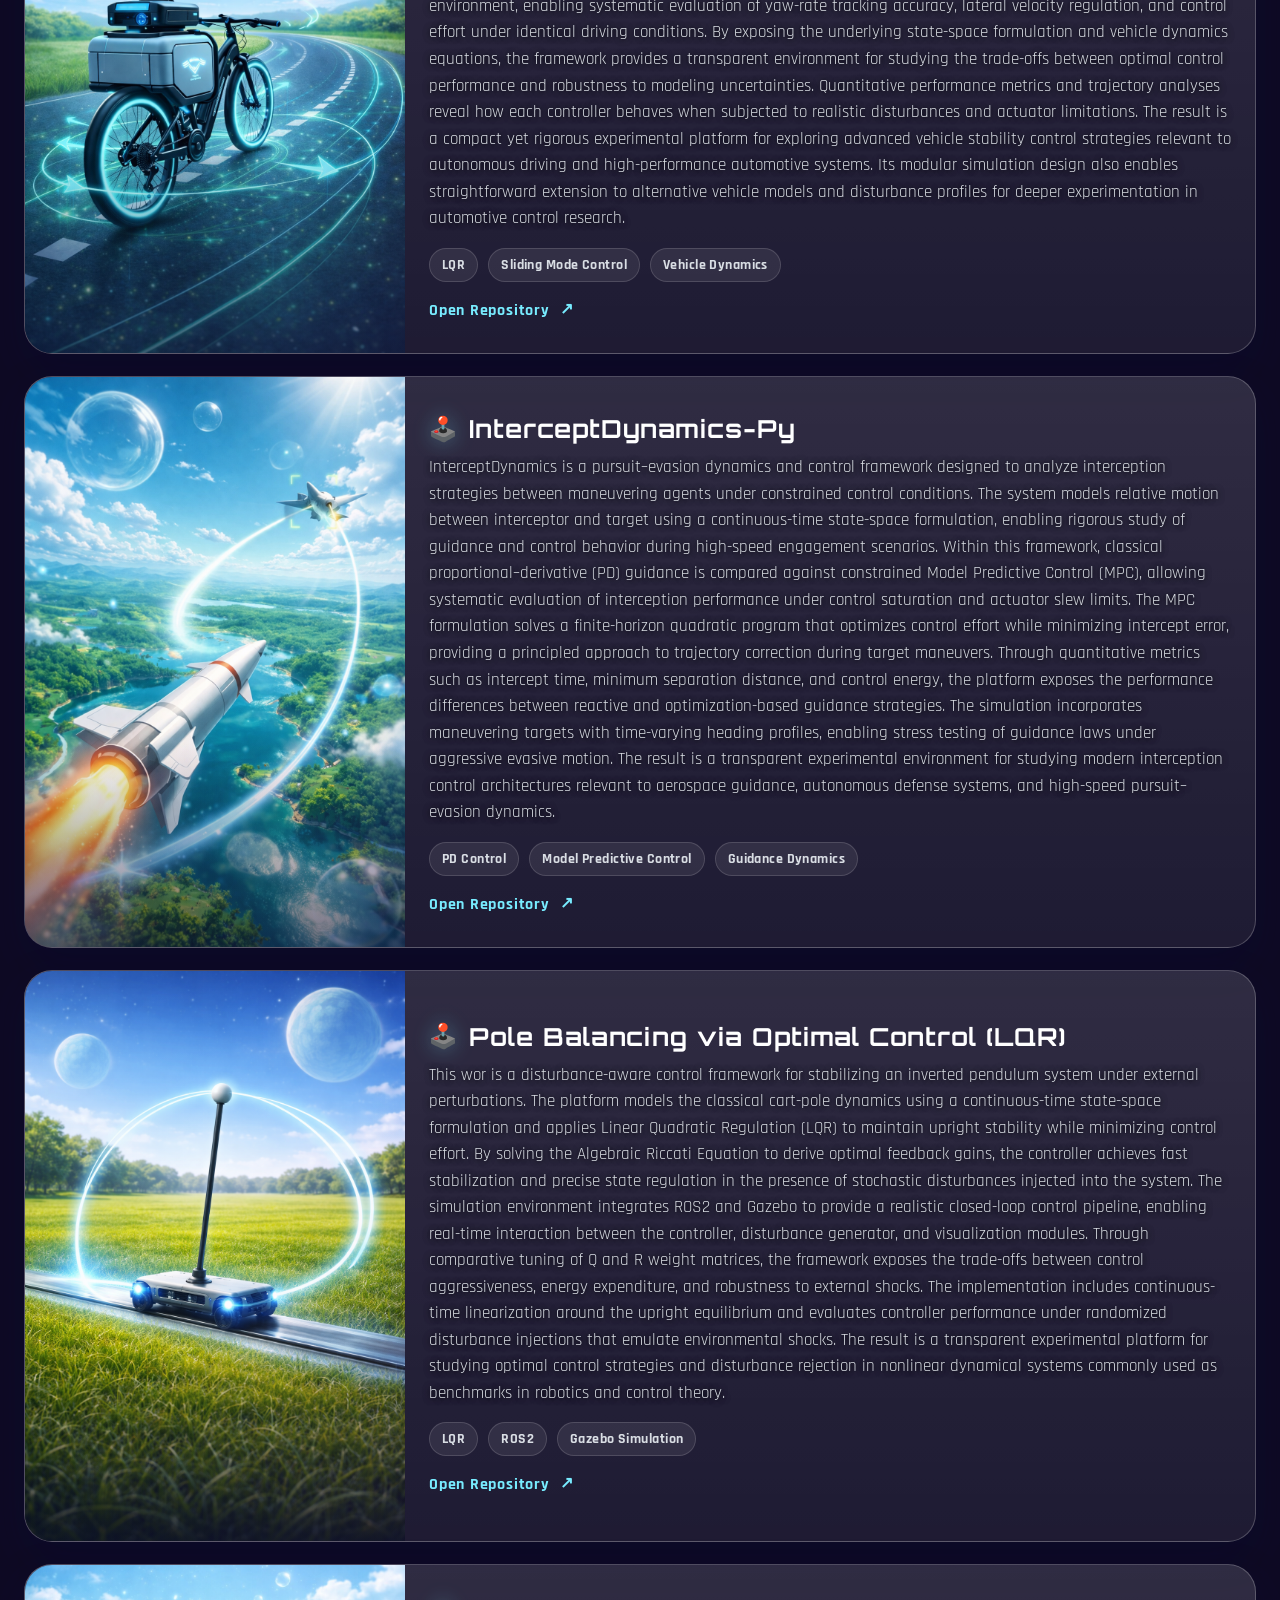
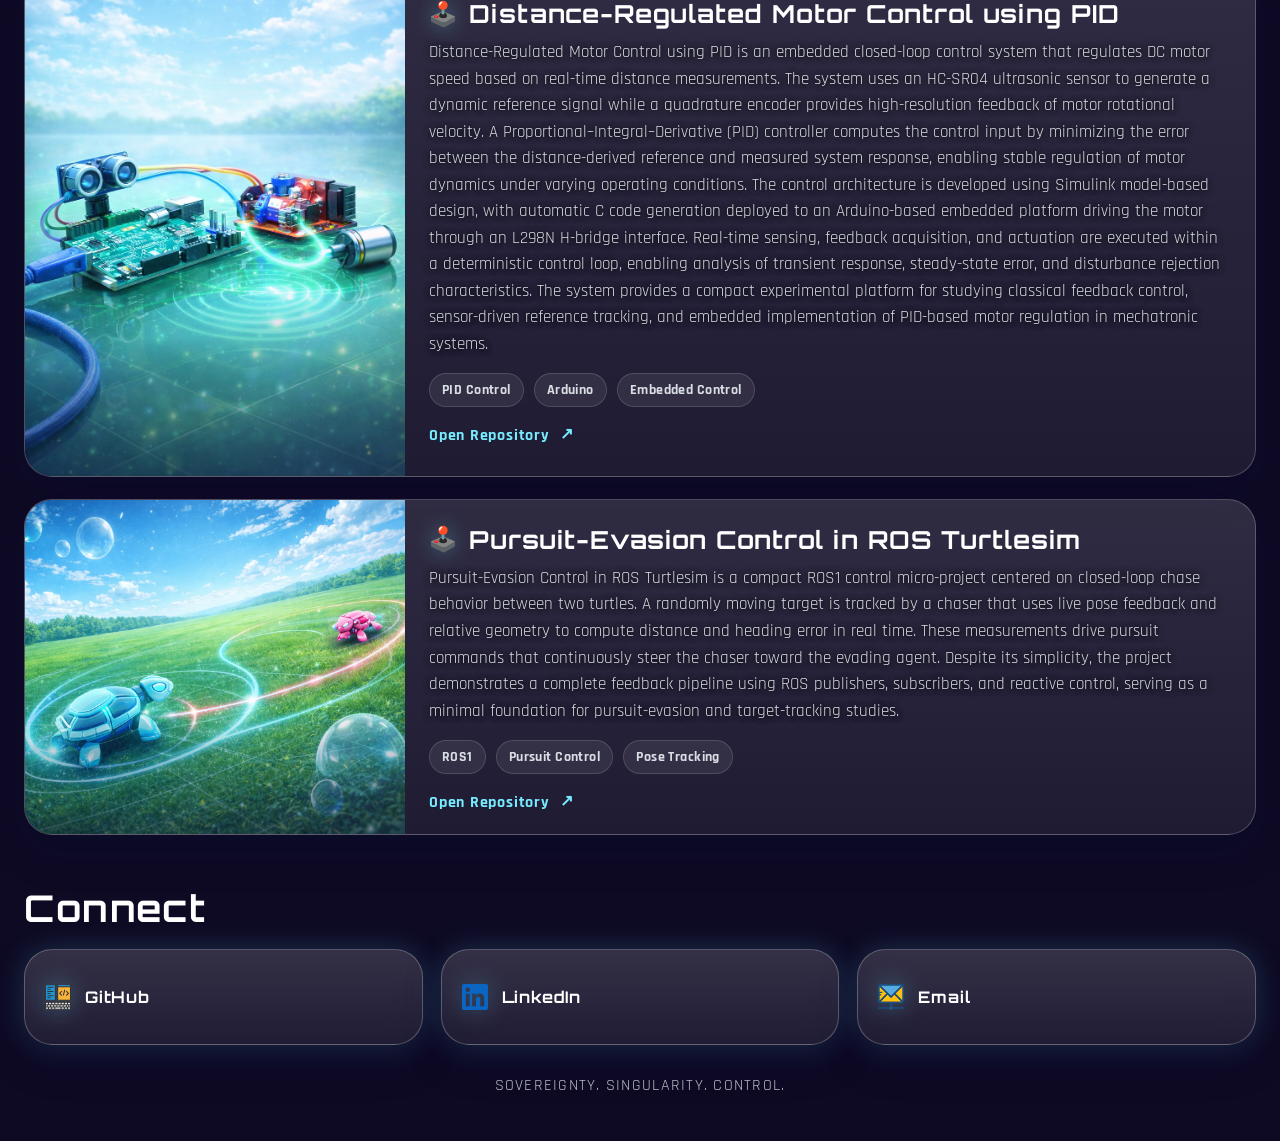
<file: controls.html>
<!DOCTYPE html>
<html lang="en">
<head>
<meta charset="UTF-8">
<meta name="viewport" content="width=device-width, initial-scale=1.0">
<title>Controls | Ayushman Mishra</title>

<link rel="preconnect" href="https://fonts.googleapis.com">
<link rel="preconnect" href="https://fonts.gstatic.com" crossorigin>
<link href="https://fonts.googleapis.com/css2?family=Orbitron:wght@400;500;700;800&family=Rajdhani:wght@400;500;600;700&display=swap" rel="stylesheet">

<link rel="stylesheet" href="style.css">
</head>

<body class="controls-page">

<div class="site-bg-orb orb-1"></div>
<div class="site-bg-orb orb-2"></div>
<div class="site-bg-orb orb-3"></div>

<div class="page-shell">

<header class="topbar" id="top">

<a href="index.html" class="brand">
<img src="assets/icons/home.svg" class="brand-icon">
<span>aymisxx.github.io</span>
</a>

<button class="nav-toggle">
<span></span>
<span></span>
<span></span>
</button>

<nav class="nav-menu">
<a href="index.html">Home</a>
<a href="autonomy.html">Autonomy</a>
<a href="controls.html" class="active">Controls</a>
<a href="ml.html">Machine Learning</a>
<a href="perception.html">Perception</a>
<a href="platforms.html">Platforms</a>
</nav>

</header>


<main>

<section class="page-hero">

<div class="page-hero-content glass-panel">

<h1 class="page-title">Controls</h1>

<p class="page-subtitle">
Classical, optimal, and constrained control systems designed for robotics,
vehicle dynamics, pursuit guidance, and embedded actuation platforms.
</p>

<div class="page-meta">
<span class="page-chip">Classical Control</span>
<span class="page-chip">LQR</span>
<span class="page-chip">MPC</span>
<span class="page-chip">Reinforcement Learning</span>
<span class="page-chip">Embedded Systems</span>
</div>

</div>

</section>


<section class="page-intro-section">

<div class="page-intro-panel glass-panel">

<h3>
This domain focuses on engineering control systems across robotics,
vehicle dynamics, optimal control, and real-time embedded hardware.
These works range from classical regulators to constrained optimization
controllers used in guidance and stabilization problems.
</h3>

</div>

</section>


<section class="projects-section">

<div class="section-heading">
<h2>Control Systems Archive</h2>
<p>Click any panel to open the corresponding GitHub repository.</p>
</div>


<div class="projects-grid">

<!-- DriftCTRL -->

<a
href="https://github.com/aymisxx/DriftCTRL"
target="_blank"
class="project-card"
>

<div class="project-image-wrap">
<img src="assets/projects/driftctrl.png">
</div>

<div class="project-content">

<div class="project-topline">
<img src="assets/icons/controls.svg" class="project-icon">
<h3 class="project-title">DriftCTRL</h3>
</div>

<p class="project-description">
DriftCTRL is a reinforcement learning–based vehicle control framework designed to study how modern RL algorithms handle high-dimensional, vision-driven driving tasks. Built around the CarRacing-v3 environment from Gymnasium, the project systematically evaluates Proximal Policy Optimization (PPO), Deep Q-Networks (DQN), and Advantage Actor-to-Critic (A2C) under a unified experimental pipeline, highlighting the impact of continuous versus discretized action spaces on control performance. By integrating training logs, reward curve analysis, and recorded agent behavior, the framework provides a transparent view into policy learning dynamics, convergence characteristics, and failure modes across algorithms. Comparative results demonstrate PPO’s ability to achieve smooth, stable trajectory tracking, while DQN exposes limitations in action discretization and A2C struggles with convergence in pixel-based environments. Through quantitative metrics and qualitative trajectory evaluation, DriftCTRL reveals key trade-offs between stability, adaptability, and control fidelity in reinforcement learning–driven vehicle systems. Its modular design, reproducible workflows, and integrated visualization tools make it a compact yet extensible platform for exploring autonomous driving strategies and benchmarking RL algorithms in continuous control domains.
</p>

<div class="project-tags">
<span class="project-tag">Reinforcement Learning</span>
<span class="project-tag">Control Policy</span>
<span class="project-tag">PPO / DQN / A2C</span>
</div>

<span class="project-cta">Open Repository</span>

</div>

</a>


<!-- VehicleLateralStability -->

<a
href="https://github.com/aymisxx/VehicleLateralStability-Py"
target="_blank"
class="project-card"
>

<div class="project-image-wrap">
<img src="assets/projects/vehiclelateralstability-py.png">
</div>

<div class="project-content">

<div class="project-topline">
<img src="assets/icons/controls.svg" class="project-icon">
<h3 class="project-title">VehicleLateralStability-Py</h3>
</div>

<p class="project-description">
Vehicle Lateral Stability is a vehicle dynamics analysis framework focused on understanding and controlling lateral–yaw behavior under curvature-driven road disturbances. Built around the classical linear bicycle model, the system investigates how different steering control strategies influence stability, tracking performance, and actuator demands during dynamic cornering scenarios. The platform compares feedforward curvature compensation, Linear Quadratic Regulation (LQR), and Sliding Mode Control (SMC) within a unified simulation environment, enabling systematic evaluation of yaw-rate tracking accuracy, lateral velocity regulation, and control effort under identical driving conditions. By exposing the underlying state-space formulation and vehicle dynamics equations, the framework provides a transparent environment for studying the trade-offs between optimal control performance and robustness to modeling uncertainties. Quantitative performance metrics and trajectory analyses reveal how each controller behaves when subjected to realistic disturbances and actuator limitations. The result is a compact yet rigorous experimental platform for exploring advanced vehicle stability control strategies relevant to autonomous driving and high-performance automotive systems. Its modular simulation design also enables straightforward extension to alternative vehicle models and disturbance profiles for deeper experimentation in automotive control research.
</p>

<div class="project-tags">
<span class="project-tag">LQR</span>
<span class="project-tag">Sliding Mode Control</span>
<span class="project-tag">Vehicle Dynamics</span>
</div>

<span class="project-cta">Open Repository</span>

</div>

</a>


<!-- InterceptDynamics -->

<a
href="https://github.com/aymisxx/InterceptDynamics-Py"
target="_blank"
class="project-card"
>

<div class="project-image-wrap">
<img src="assets/projects/interceptdynamics-py.png">
</div>

<div class="project-content">

<div class="project-topline">
<img src="assets/icons/controls.svg" class="project-icon">
<h3 class="project-title">InterceptDynamics-Py</h3>
</div>

<p class="project-description">
InterceptDynamics is a pursuit–evasion dynamics and control framework designed to analyze interception strategies between maneuvering agents under constrained control conditions. The system models relative motion between interceptor and target using a continuous-time state-space formulation, enabling rigorous study of guidance and control behavior during high-speed engagement scenarios. Within this framework, classical proportional–derivative (PD) guidance is compared against constrained Model Predictive Control (MPC), allowing systematic evaluation of interception performance under control saturation and actuator slew limits. The MPC formulation solves a finite-horizon quadratic program that optimizes control effort while minimizing intercept error, providing a principled approach to trajectory correction during target maneuvers. Through quantitative metrics such as intercept time, minimum separation distance, and control energy, the platform exposes the performance differences between reactive and optimization-based guidance strategies. The simulation incorporates maneuvering targets with time-varying heading profiles, enabling stress testing of guidance laws under aggressive evasive motion. The result is a transparent experimental environment for studying modern interception control architectures relevant to aerospace guidance, autonomous defense systems, and high-speed pursuit–evasion dynamics.
</p>

<div class="project-tags">
<span class="project-tag">PD Control</span>
<span class="project-tag">Model Predictive Control</span>
<span class="project-tag">Guidance Dynamics</span>
</div>

<span class="project-cta">Open Repository</span>

</div>

</a>


<!-- Cart Pole -->

<a
href="https://github.com/aymisxx/cart_pole_optimal_control"
target="_blank"
class="project-card"
>

<div class="project-image-wrap">
<img src="assets/projects/cart-pole-optimal-control.png">
</div>

<div class="project-content">

<div class="project-topline">
<img src="assets/icons/controls.svg" class="project-icon">
<h3 class="project-title">Pole Balancing via Optimal Control (LQR)</h3>
</div>

<p class="project-description">
This wor is a disturbance-aware control framework for stabilizing an inverted pendulum system under external perturbations. The platform models the classical cart-pole dynamics using a continuous-time state-space formulation and applies Linear Quadratic Regulation (LQR) to maintain upright stability while minimizing control effort. By solving the Algebraic Riccati Equation to derive optimal feedback gains, the controller achieves fast stabilization and precise state regulation in the presence of stochastic disturbances injected into the system. The simulation environment integrates ROS2 and Gazebo to provide a realistic closed-loop control pipeline, enabling real-time interaction between the controller, disturbance generator, and visualization modules. Through comparative tuning of Q and R weight matrices, the framework exposes the trade-offs between control aggressiveness, energy expenditure, and robustness to external shocks. The implementation includes continuous-time linearization around the upright equilibrium and evaluates controller performance under randomized disturbance injections that emulate environmental shocks. The result is a transparent experimental platform for studying optimal control strategies and disturbance rejection in nonlinear dynamical systems commonly used as benchmarks in robotics and control theory.
</p>

<div class="project-tags">
<span class="project-tag">LQR</span>
<span class="project-tag">ROS2</span>
<span class="project-tag">Gazebo Simulation</span>
</div>

<span class="project-cta">Open Repository</span>

</div>

</a>

<!-- Ultrasonic PID -->

<a
href="https://github.com/aymisxx/Ultrasonic-PID-Motor-Control"
target="_blank"
class="project-card"
>

<div class="project-image-wrap">
<img src="assets/projects/ultrasonic-pid-motor-control.png">
</div>

<div class="project-content">

<div class="project-topline">
<img src="assets/icons/controls.svg" class="project-icon">
<h3 class="project-title">Distance-Regulated Motor Control using PID</h3>
</div>

<p class="project-description">
Distance-Regulated Motor Control using PID is an embedded closed-loop control system that regulates DC motor speed based on real-time distance measurements. The system uses an HC-SR04 ultrasonic sensor to generate a dynamic reference signal while a quadrature encoder provides high-resolution feedback of motor rotational velocity. A Proportional–Integral–Derivative (PID) controller computes the control input by minimizing the error between the distance-derived reference and measured system response, enabling stable regulation of motor dynamics under varying operating conditions. The control architecture is developed using Simulink model-based design, with automatic C code generation deployed to an Arduino-based embedded platform driving the motor through an L298N H-bridge interface. Real-time sensing, feedback acquisition, and actuation are executed within a deterministic control loop, enabling analysis of transient response, steady-state error, and disturbance rejection characteristics. The system provides a compact experimental platform for studying classical feedback control, sensor-driven reference tracking, and embedded implementation of PID-based motor regulation in mechatronic systems.
</p>

<div class="project-tags">
<span class="project-tag">PID Control</span>
<span class="project-tag">Arduino</span>
<span class="project-tag">Embedded Control</span>
</div>

<span class="project-cta">Open Repository</span>

</div>

</a>

<!-- Turtlesim -->

<a
href="https://github.com/aymisxx/turtlesim-pursuit-evasion"
target="_blank"
class="project-card"
>

<div class="project-image-wrap">
<img src="assets/projects/turtlesim-pursuit-evasion.png">
</div>

<div class="project-content">

<div class="project-topline">
<img src="assets/icons/controls.svg" class="project-icon">
<h3 class="project-title">Pursuit-Evasion Control in ROS Turtlesim</h3>
</div>

<p class="project-description">
Pursuit-Evasion Control in ROS Turtlesim is a compact ROS1 control micro-project centered on closed-loop chase behavior between two turtles. A randomly moving target is tracked by a chaser that uses live pose feedback and relative geometry to compute distance and heading error in real time. These measurements drive pursuit commands that continuously steer the chaser toward the evading agent. Despite its simplicity, the project demonstrates a complete feedback pipeline using ROS publishers, subscribers, and reactive control, serving as a minimal foundation for pursuit-evasion and target-tracking studies.
</p>

<div class="project-tags">
<span class="project-tag">ROS1</span>
<span class="project-tag">Pursuit Control</span>
<span class="project-tag">Pose Tracking</span>
</div>

<span class="project-cta">Open Repository</span>

</div>

</a>

</div>

</section>

      <section class="contact-section" id="contact">
        <div class="section-heading">
          <h2>Connect</h2>
        </div>

        <div class="contact-grid">
          <a
            href="https://github.com/aymisxx"
            target="_blank"
            rel="noopener noreferrer"
            class="contact-card glass-panel"
            aria-label="Open GitHub profile"
          >
            <img src="assets/icons/github.svg" alt="" class="contact-icon" />
            <div>
              <h3>GitHub</h3>
            </div>
          </a>

          <a
            href="https://www.linkedin.com/in/aymisxx"
            target="_blank"
            rel="noopener noreferrer"
            class="contact-card glass-panel"
            aria-label="Open LinkedIn profile"
          >
            <img src="assets/icons/linkedin.svg" alt="" class="contact-icon" />
            <div>
              <h3>LinkedIn</h3>
            </div>
          </a>

          <a
            href="mailto:aymisxx@proton.me"
            class="contact-card glass-panel"
            aria-label="Send email to Ayushman Mishra"
          >
            <img src="assets/icons/email.svg" alt="" class="contact-icon" />
            <div>
              <h3>Email</h3>
            </div>
          </a>
        </div>
      </section>
    </main>


<footer class="footer">
<p>Sovereignty. Singularity. Control.</p>
</footer>


</div>

<script src="script.js"></script>

</body>
</html>
</file>
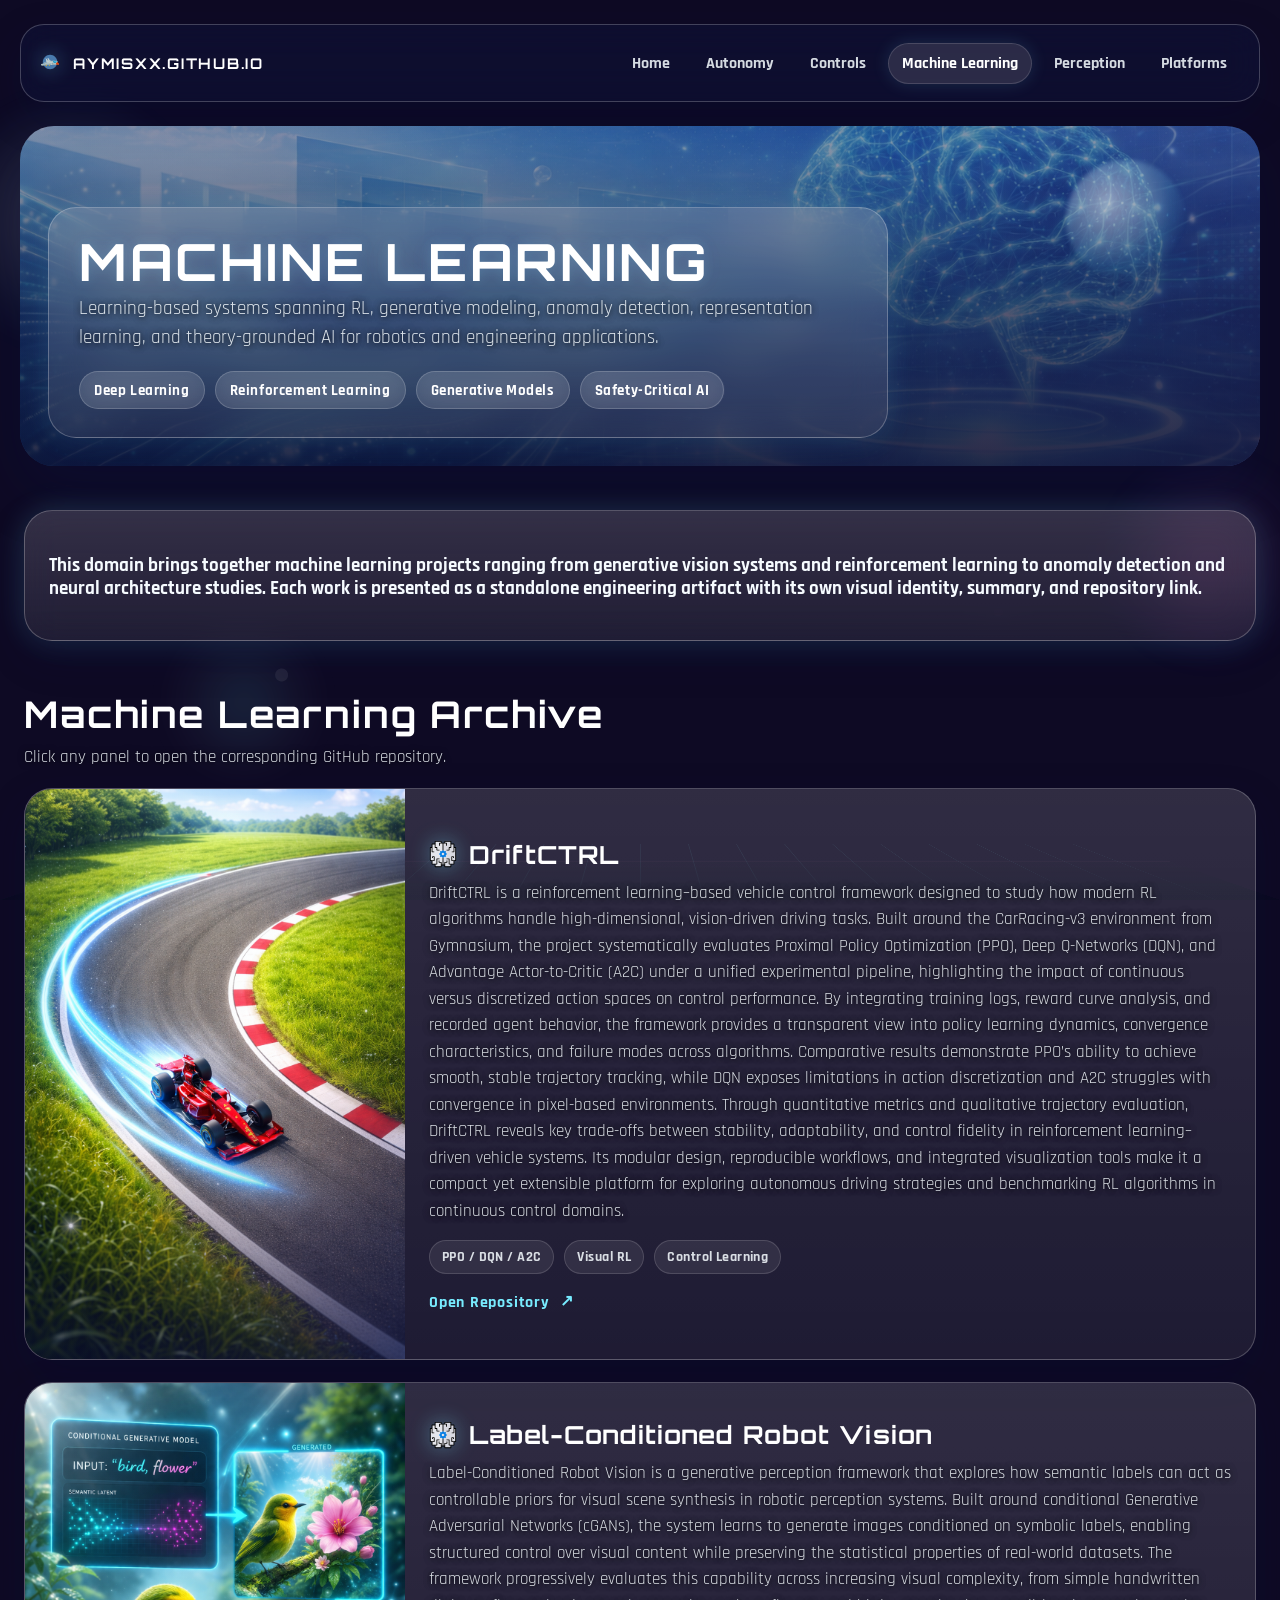
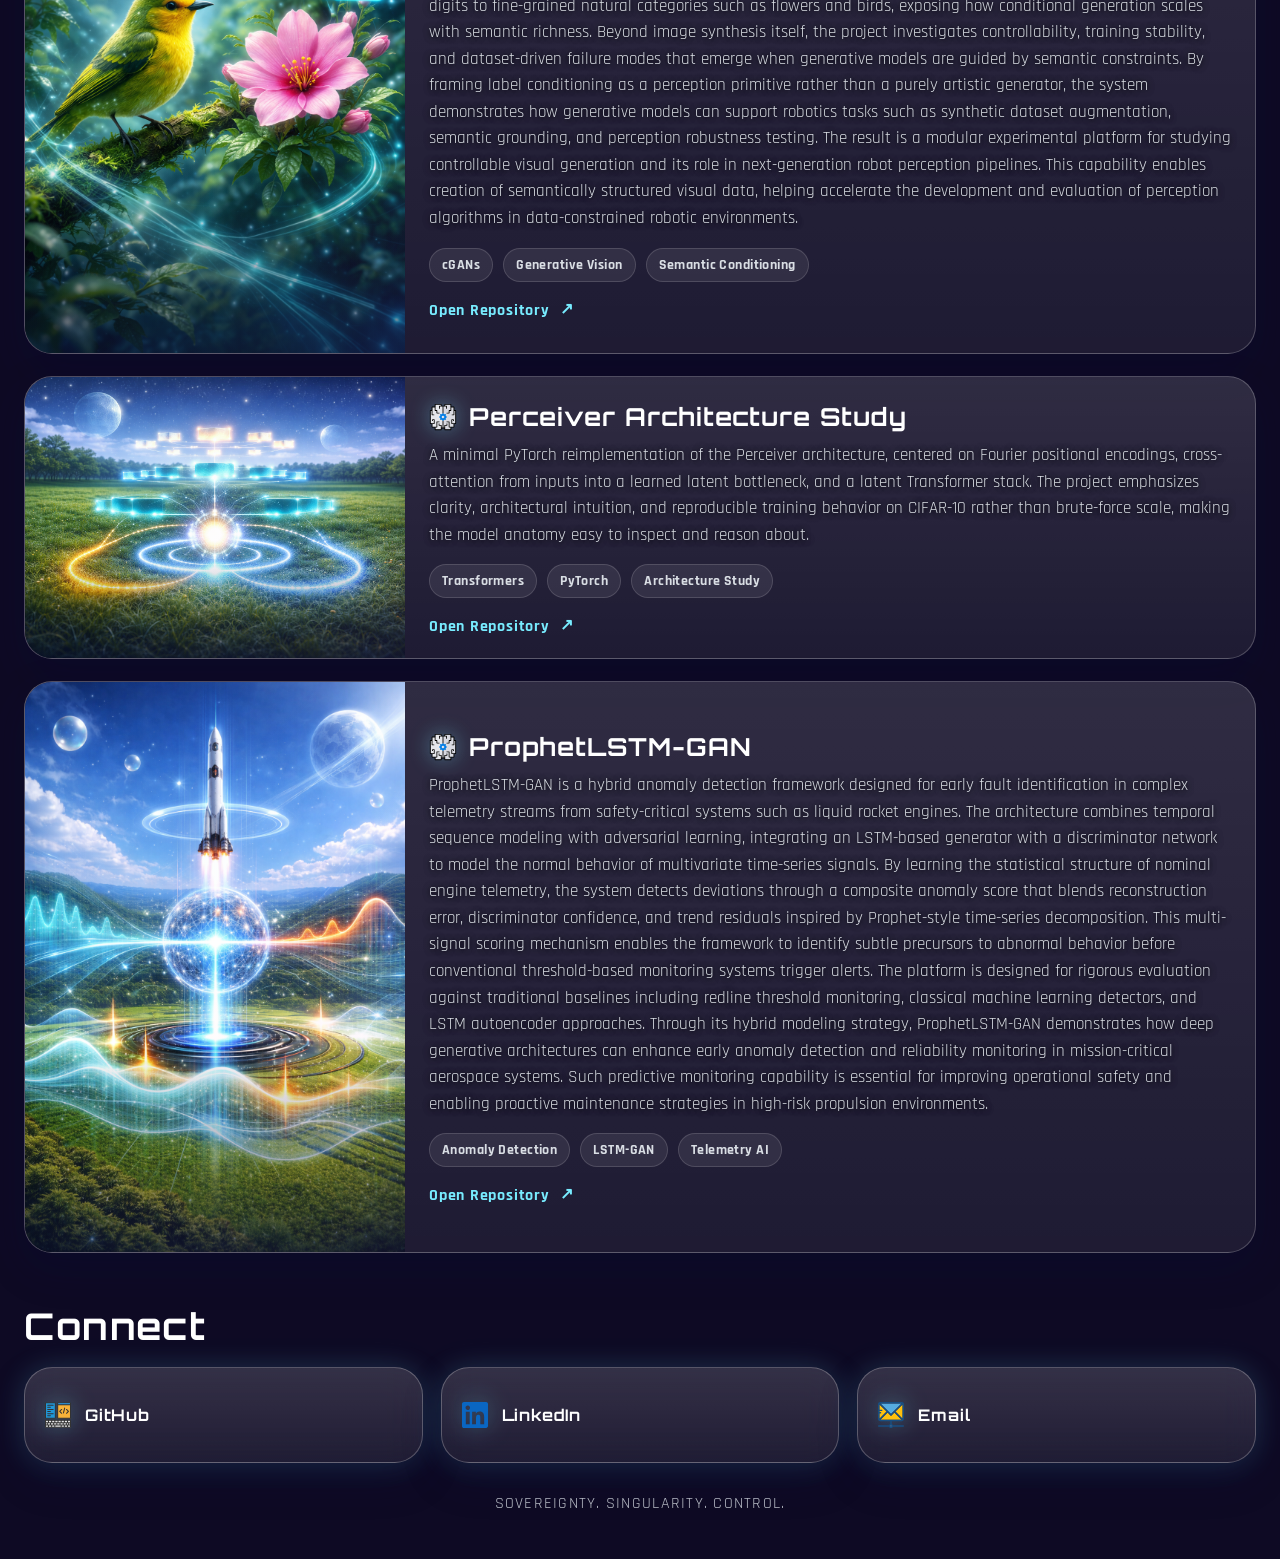
<file: ml.html>
<!DOCTYPE html>
<html lang="en">
<head>
  <meta charset="UTF-8" />
  <meta name="viewport" content="width=device-width, initial-scale=1.0" />
  <title>Machine Learning | Ayushman Mishra</title>

  <link rel="preconnect" href="https://fonts.googleapis.com" />
  <link rel="preconnect" href="https://fonts.gstatic.com" crossorigin />
  <link
    href="https://fonts.googleapis.com/css2?family=Orbitron:wght@400;500;700;800&family=Rajdhani:wght@400;500;600;700&display=swap"
    rel="stylesheet"
  />

  <link rel="stylesheet" href="style.css" />
</head>
<body class="ml-page">
  <div class="site-bg-orb orb-1"></div>
  <div class="site-bg-orb orb-2"></div>
  <div class="site-bg-orb orb-3"></div>

  <div class="page-shell">
    <header class="topbar" id="top">
      <a href="index.html" class="brand" aria-label="Go to homepage">
        <img src="assets/icons/home.svg" alt="" class="brand-icon" />
        <span>aymisxx.github.io</span>
      </a>

      <button
        class="nav-toggle"
        type="button"
        aria-label="Toggle navigation"
        aria-expanded="false"
        aria-controls="primary-nav"
      >
        <span></span>
        <span></span>
        <span></span>
      </button>

      <nav class="nav-menu" id="primary-nav" aria-label="Primary navigation">
        <a href="index.html">Home</a>
        <a href="autonomy.html">Autonomy</a>
        <a href="controls.html">Controls</a>
        <a href="ml.html" class="active">Machine Learning</a>
        <a href="perception.html">Perception</a>
        <a href="platforms.html">Platforms</a>
      </nav>
    </header>

    <main>
      <section class="page-hero">
        <div class="page-hero-content glass-panel">
          <h1 class="page-title">Machine Learning</h1>
          <p class="page-subtitle">
            Learning-based systems spanning RL, generative modeling,
            anomaly detection, representation learning, and theory-grounded AI for robotics
            and engineering applications.
          </p>

          <div class="page-meta">
            <span class="page-chip">Deep Learning</span>
            <span class="page-chip">Reinforcement Learning</span>
            <span class="page-chip">Generative Models</span>
            <span class="page-chip">Safety-Critical AI</span>
          </div>
        </div>
      </section>

      <section class="page-intro-section">
        <div class="page-intro-panel glass-panel">
          <h3>
            This domain brings together machine learning projects ranging from generative vision systems and reinforcement learning to anomaly detection and neural architecture studies. Each work is presented as a standalone engineering artifact with its own visual identity, summary, and repository link.
          </h3>
        </div>
      </section>

      <section class="projects-section" id="projects">
        <div class="section-heading">
          <h2>Machine Learning Archive</h2>
          <p>Click any panel to open the corresponding GitHub repository.</p>
        </div>

        <div class="projects-grid">
          <a
            href="https://github.com/aymisxx/DriftCTRL"
            target="_blank"
            rel="noopener noreferrer"
            class="project-card"
            aria-label="Open DriftCTRL repository"
          >
            <div class="project-image-wrap">
              <img src="assets/projects/driftctrl.png" alt="DriftCTRL project artwork" />
            </div>
            <div class="project-content">
              <div class="project-topline">
                <img src="assets/icons/ml.svg" alt="" class="project-icon" />
                <h3 class="project-title">DriftCTRL</h3>
              </div>
              <p class="project-description">
DriftCTRL is a reinforcement learning–based vehicle control framework designed to study how modern RL algorithms handle high-dimensional, vision-driven driving tasks. Built around the CarRacing-v3 environment from Gymnasium, the project systematically evaluates Proximal Policy Optimization (PPO), Deep Q-Networks (DQN), and Advantage Actor-to-Critic (A2C) under a unified experimental pipeline, highlighting the impact of continuous versus discretized action spaces on control performance. By integrating training logs, reward curve analysis, and recorded agent behavior, the framework provides a transparent view into policy learning dynamics, convergence characteristics, and failure modes across algorithms. Comparative results demonstrate PPO’s ability to achieve smooth, stable trajectory tracking, while DQN exposes limitations in action discretization and A2C struggles with convergence in pixel-based environments. Through quantitative metrics and qualitative trajectory evaluation, DriftCTRL reveals key trade-offs between stability, adaptability, and control fidelity in reinforcement learning–driven vehicle systems. Its modular design, reproducible workflows, and integrated visualization tools make it a compact yet extensible platform for exploring autonomous driving strategies and benchmarking RL algorithms in continuous control domains.
              </p>
              <div class="project-tags">
                <span class="project-tag">PPO / DQN / A2C</span>
                <span class="project-tag">Visual RL</span>
                <span class="project-tag">Control Learning</span>
              </div>
              <span class="project-cta">Open Repository</span>
            </div>
          </a>

          <a
            href="https://github.com/aymisxx/Label-Conditioned-Robot-Vision"
            target="_blank"
            rel="noopener noreferrer"
            class="project-card"
            aria-label="Open Label Conditioned Robot Vision repository"
          >
            <div class="project-image-wrap">
              <img src="assets/projects/label-conditioned-robot-vision-cgan.png" alt="Label Conditioned Robot Vision project artwork" />
            </div>
            <div class="project-content">
              <div class="project-topline">
                <img src="assets/icons/ml.svg" alt="" class="project-icon" />
                <h3 class="project-title">Label-Conditioned Robot Vision</h3>
              </div>
              <p class="project-description">
                Label-Conditioned Robot Vision is a generative perception framework that explores how semantic labels can act as controllable priors for visual scene synthesis in robotic perception systems. Built around conditional Generative Adversarial Networks (cGANs), the system learns to generate images conditioned on symbolic labels, enabling structured control over visual content while preserving the statistical properties of real-world datasets. The framework progressively evaluates this capability across increasing visual complexity, from simple handwritten digits to fine-grained natural categories such as flowers and birds, exposing how conditional generation scales with semantic richness. Beyond image synthesis itself, the project investigates controllability, training stability, and dataset-driven failure modes that emerge when generative models are guided by semantic constraints. By framing label conditioning as a perception primitive rather than a purely artistic generator, the system demonstrates how generative models can support robotics tasks such as synthetic dataset augmentation, semantic grounding, and perception robustness testing. The result is a modular experimental platform for studying controllable visual generation and its role in next-generation robot perception pipelines. This capability enables creation of semantically structured visual data, helping accelerate the development and evaluation of perception algorithms in data-constrained robotic environments.
              </p>
              <div class="project-tags">
                <span class="project-tag">cGANs</span>
                <span class="project-tag">Generative Vision</span>
                <span class="project-tag">Semantic Conditioning</span>
              </div>
              <span class="project-cta">Open Repository</span>
            </div>
          </a>

          <a
            href="https://github.com/aymisxx/Perceiver-Architecture-Study"
            target="_blank"
            rel="noopener noreferrer"
            class="project-card"
            aria-label="Open Perceiver Architecture Study repository"
          >
            <div class="project-image-wrap">
              <img src="assets/projects/perceiver-architecture-study.png" alt="Perceiver Architecture Study project artwork" />
            </div>
            <div class="project-content">
              <div class="project-topline">
                <img src="assets/icons/ml.svg" alt="" class="project-icon" />
                <h3 class="project-title">Perceiver Architecture Study</h3>
              </div>
              <p class="project-description">
                A minimal PyTorch reimplementation of the Perceiver architecture, centered on
                Fourier positional encodings, cross-attention from inputs into a learned latent
                bottleneck, and a latent Transformer stack. The project emphasizes clarity,
                architectural intuition, and reproducible training behavior on CIFAR-10 rather
                than brute-force scale, making the model anatomy easy to inspect and reason about.
              </p>
              <div class="project-tags">
                <span class="project-tag">Transformers</span>
                <span class="project-tag">PyTorch</span>
                <span class="project-tag">Architecture Study</span>
              </div>
              <span class="project-cta">Open Repository</span>
            </div>
          </a>

          <a
            href="https://github.com/aymisxx/ProphetLSTM-GAN"
            target="_blank"
            rel="noopener noreferrer"
            class="project-card"
            aria-label="Open ProphetLSTM GAN repository"
          >
            <div class="project-image-wrap">
              <img src="assets/projects/prophetlstm-gan.png" alt="ProphetLSTM GAN project artwork" />
            </div>
            <div class="project-content">
              <div class="project-topline">
                <img src="assets/icons/ml.svg" alt="" class="project-icon" />
                <h3 class="project-title">ProphetLSTM-GAN</h3>
              </div>
              <p class="project-description">
                ProphetLSTM-GAN is a hybrid anomaly detection framework designed for early fault identification in complex telemetry streams from safety-critical systems such as liquid rocket engines. The architecture combines temporal sequence modeling with adversarial learning, integrating an LSTM-based generator with a discriminator network to model the normal behavior of multivariate time-series signals. By learning the statistical structure of nominal engine telemetry, the system detects deviations through a composite anomaly score that blends reconstruction error, discriminator confidence, and trend residuals inspired by Prophet-style time-series decomposition. This multi-signal scoring mechanism enables the framework to identify subtle precursors to abnormal behavior before conventional threshold-based monitoring systems trigger alerts. The platform is designed for rigorous evaluation against traditional baselines including redline threshold monitoring, classical machine learning detectors, and LSTM autoencoder approaches. Through its hybrid modeling strategy, ProphetLSTM-GAN demonstrates how deep generative architectures can enhance early anomaly detection and reliability monitoring in mission-critical aerospace systems. Such predictive monitoring capability is essential for improving operational safety and enabling proactive maintenance strategies in high-risk propulsion environments.
              </p>
              <div class="project-tags">
                <span class="project-tag">Anomaly Detection</span>
                <span class="project-tag">LSTM-GAN</span>
                <span class="project-tag">Telemetry AI</span>
              </div>
              <span class="project-cta">Open Repository</span>
            </div>
          </a>
        </div>
      </section>

      <section class="contact-section" id="contact">
        <div class="section-heading">
          <h2>Connect</h2>
        </div>

        <div class="contact-grid">
          <a
            href="https://github.com/aymisxx"
            target="_blank"
            rel="noopener noreferrer"
            class="contact-card glass-panel"
            aria-label="Open GitHub profile"
          >
            <img src="assets/icons/github.svg" alt="" class="contact-icon" />
            <div>
              <h3>GitHub</h3>
            </div>
          </a>

          <a
            href="https://www.linkedin.com/in/aymisxx"
            target="_blank"
            rel="noopener noreferrer"
            class="contact-card glass-panel"
            aria-label="Open LinkedIn profile"
          >
            <img src="assets/icons/linkedin.svg" alt="" class="contact-icon" />
            <div>
              <h3>LinkedIn</h3>
            </div>
          </a>

          <a
            href="mailto:aymisxx@proton.me"
            class="contact-card glass-panel"
            aria-label="Send email to Ayushman Mishra"
          >
            <img src="assets/icons/email.svg" alt="" class="contact-icon" />
            <div>
              <h3>Email</h3>
            </div>
          </a>
        </div>
      </section>
    </main>

    <footer class="footer">
      <p>Sovereignty. Singularity. Control.</p>
    </footer>
  </div>

  <script src="script.js"></script>
</body>
</html>
</file>
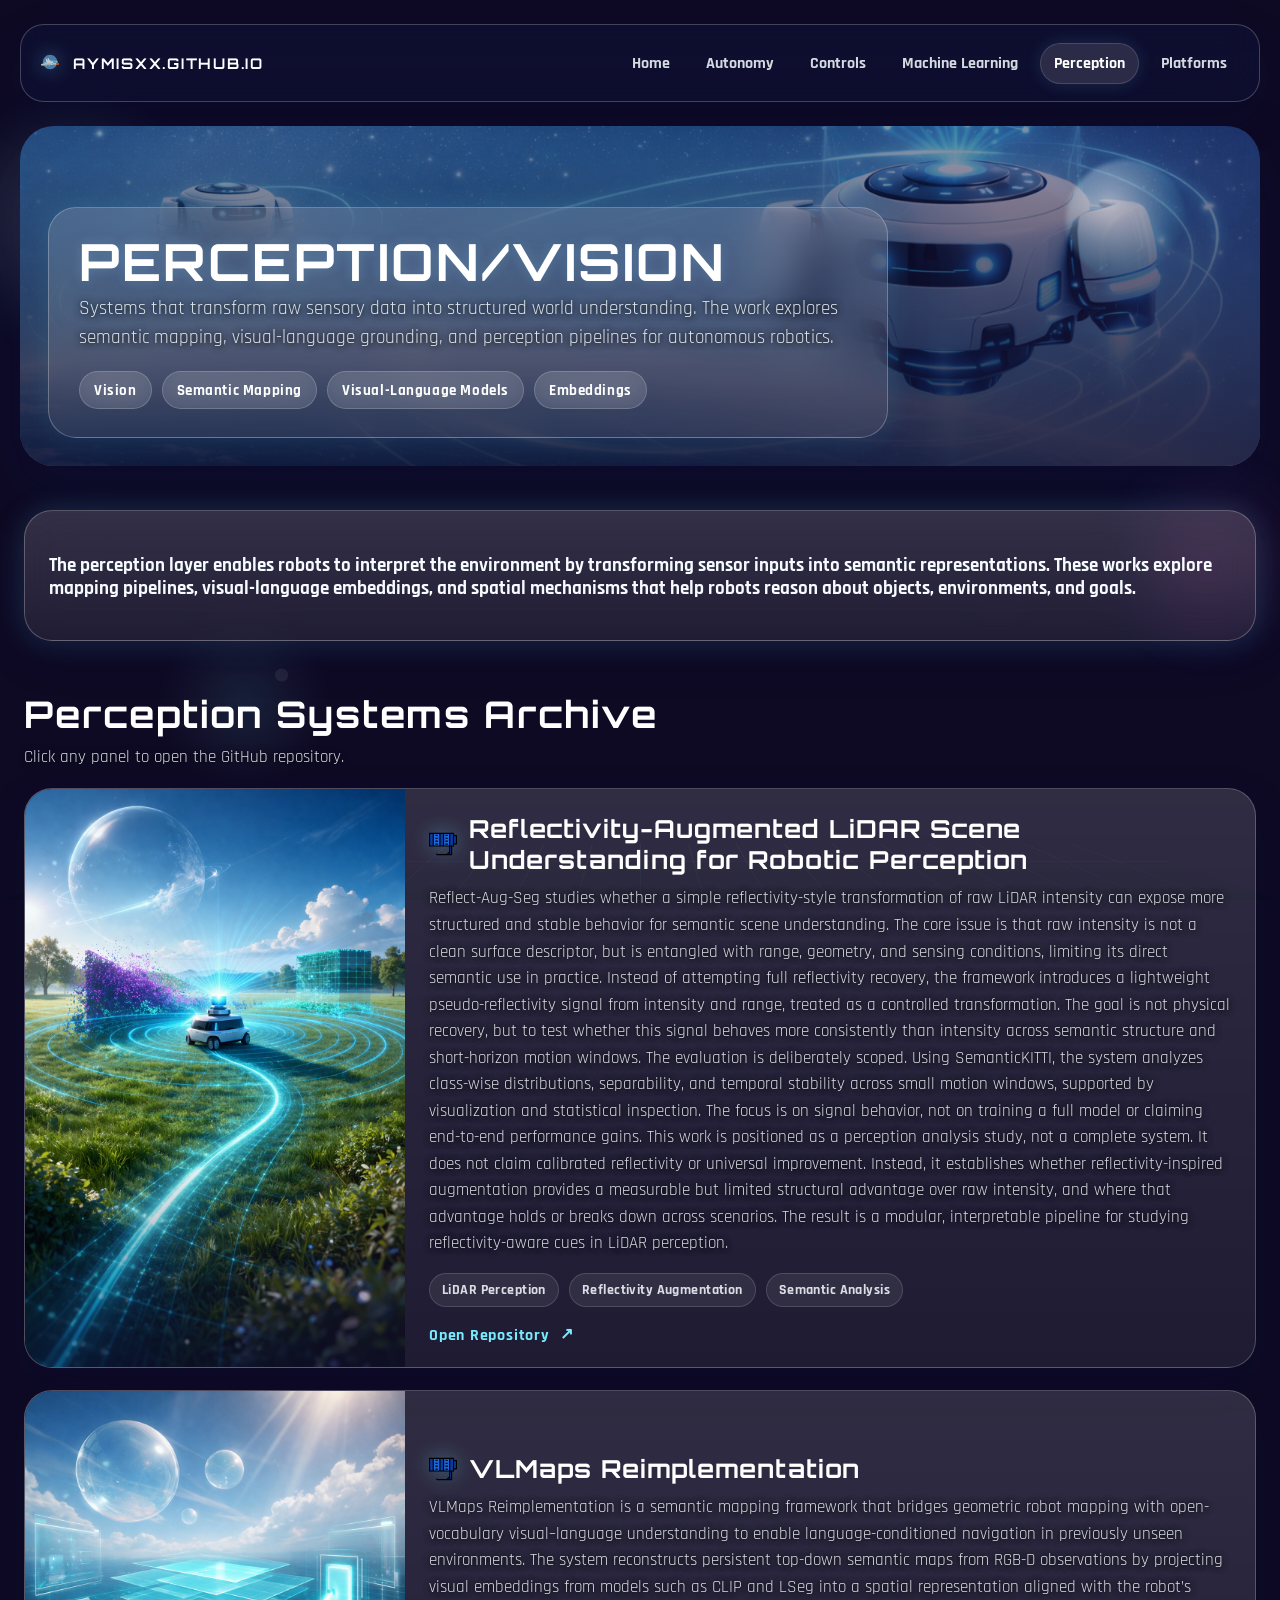
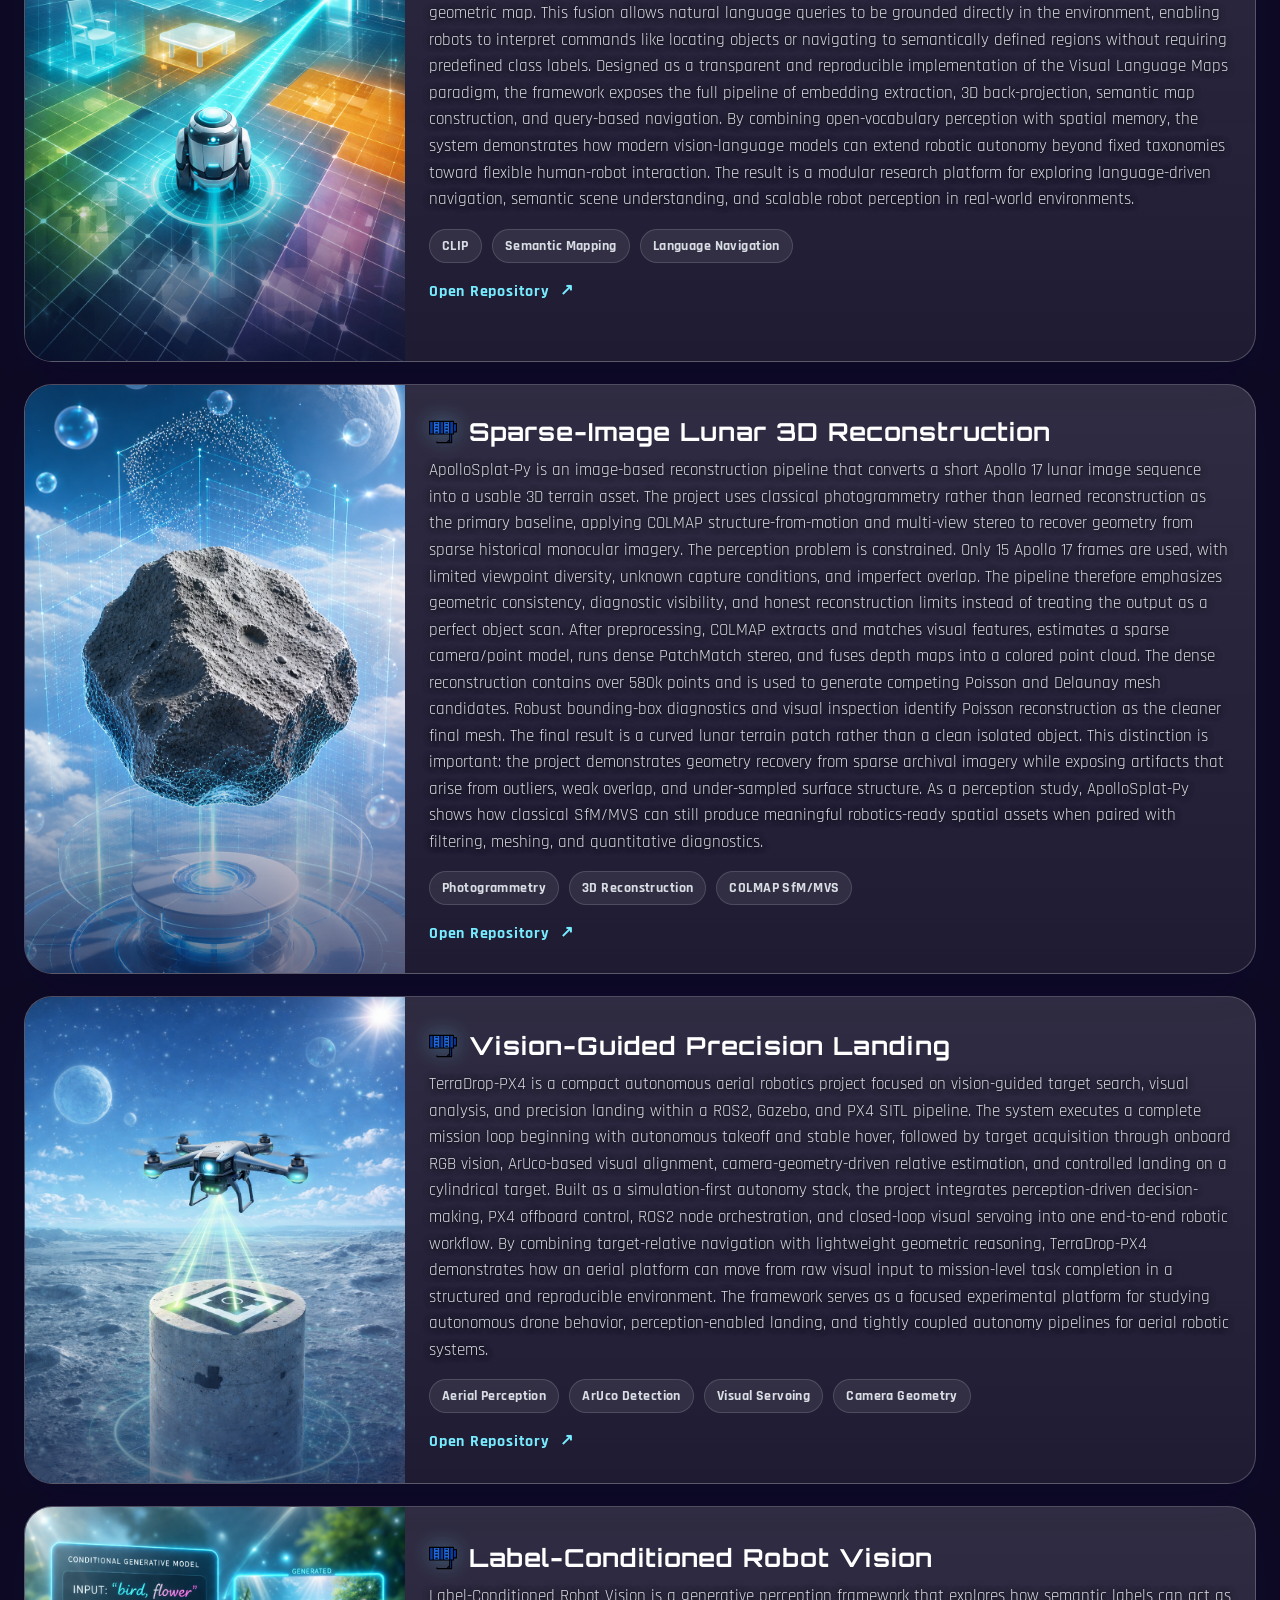
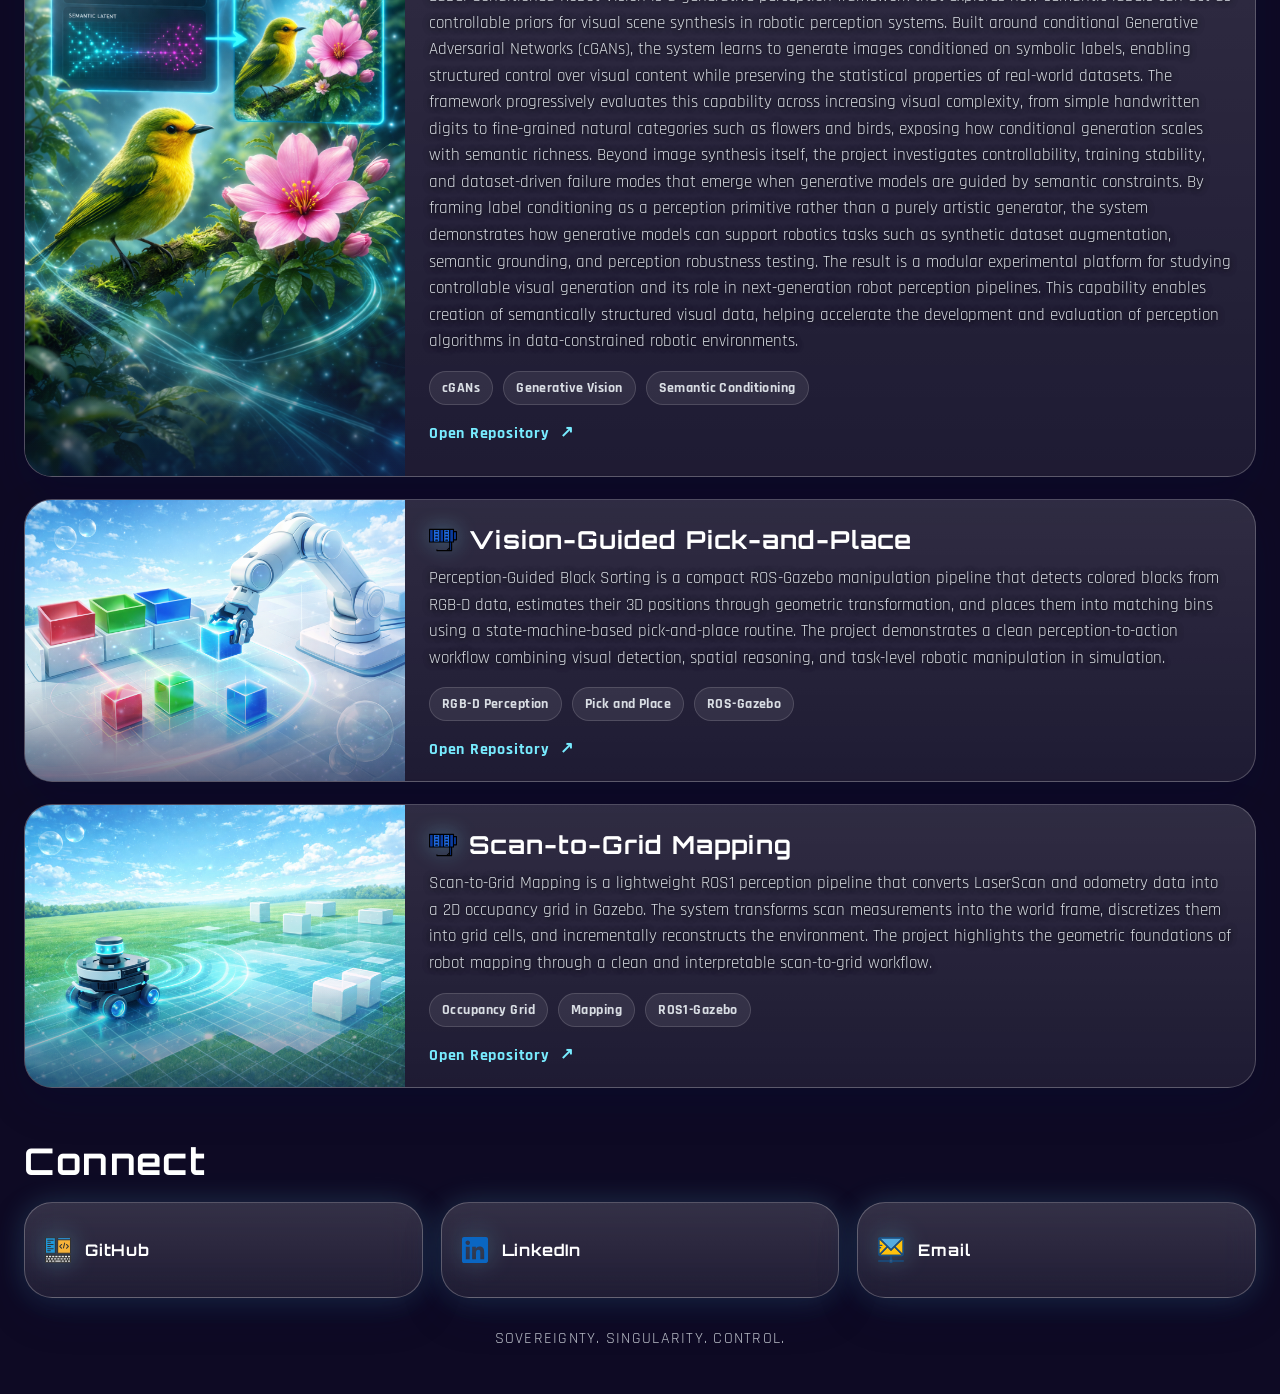
<file: perception.html>
<!DOCTYPE html>
<html lang="en">
<head>
  <meta charset="UTF-8" />
  <meta name="viewport" content="width=device-width, initial-scale=1.0" />
  <title>Perception | Ayushman Mishra</title>

  <link rel="preconnect" href="https://fonts.googleapis.com" />
  <link rel="preconnect" href="https://fonts.gstatic.com" crossorigin />
  <link
    href="https://fonts.googleapis.com/css2?family=Orbitron:wght@400;500;700;800&family=Rajdhani:wght@400;500;600;700&display=swap"
    rel="stylesheet"
  />

  <link rel="stylesheet" href="style.css" />
</head>
<body class="perception-page">

  <div class="site-bg-orb orb-1"></div>
  <div class="site-bg-orb orb-2"></div>
  <div class="site-bg-orb orb-3"></div>

  <div class="page-shell">

    <header class="topbar" id="top">
      <a href="index.html" class="brand">
        <img src="assets/icons/home.svg" class="brand-icon">
        <span>aymisxx.github.io</span>
      </a>

      <button class="nav-toggle">
        <span></span>
        <span></span>
        <span></span>
      </button>

      <nav class="nav-menu">
        <a href="index.html">Home</a>
        <a href="autonomy.html">Autonomy</a>
        <a href="controls.html">Controls</a>
        <a href="ml.html">Machine Learning</a>
        <a href="perception.html" class="active">Perception</a>
        <a href="platforms.html">Platforms</a>
      </nav>
    </header>

    <main>

      <section class="page-hero">
        <div class="page-hero-content glass-panel">

          <h1 class="page-title">Perception/Vision</h1>

          <p class="page-subtitle">
            Systems that transform raw sensory data into structured world understanding.
            The work explores semantic mapping, visual-language grounding,
            and perception pipelines for autonomous robotics.
          </p>

          <div class="page-meta">
            <span class="page-chip">Vision</span>
            <span class="page-chip">Semantic Mapping</span>
            <span class="page-chip">Visual-Language Models</span>
            <span class="page-chip">Embeddings</span>
          </div>

        </div>
      </section>


      <section class="page-intro-section">
        <div class="page-intro-panel glass-panel">
          <h3>
            The perception layer enables robots to interpret the environment by transforming sensor inputs into semantic representations. These works explore mapping pipelines, visual-language embeddings, and spatial mechanisms that help robots reason about objects, environments, and goals.
          </h3>
        </div>
      </section>


      <section class="projects-section">

        <div class="section-heading">
          <h2>Perception Systems Archive</h2>
          <p>Click any panel to open the GitHub repository.</p>
        </div>


        <div class="projects-grid">

<a
  href="https://github.com/aymisxx/reflect-aug-seg"
  target="_blank"
  class="project-card"
>

  <div class="project-image-wrap">
    <img src="assets/projects/reflect-aug-seg.png">
  </div>

  <div class="project-content">

    <div class="project-topline">
      <img src="assets/icons/perception.svg" class="project-icon">
      <h3 class="project-title">
        Reflectivity-Augmented LiDAR Scene Understanding for Robotic Perception
      </h3>
    </div>

    <p class="project-description">
      Reflect-Aug-Seg studies whether a simple reflectivity-style transformation
of raw LiDAR intensity can expose more structured and stable behavior for
semantic scene understanding. The core issue is that raw intensity is not
a clean surface descriptor, but is entangled with range, geometry, and
sensing conditions, limiting its direct semantic use in practice.

Instead of attempting full reflectivity recovery, the framework introduces
a lightweight pseudo-reflectivity signal from intensity and range, treated
as a controlled transformation. The goal is not physical recovery, but to
test whether this signal behaves more consistently than intensity across
semantic structure and short-horizon motion windows.

The evaluation is deliberately scoped. Using SemanticKITTI, the system
analyzes class-wise distributions, separability, and temporal stability
across small motion windows, supported by visualization and statistical
inspection. The focus is on signal behavior, not on training a full model
or claiming end-to-end performance gains.

This work is positioned as a perception analysis study, not a complete
system. It does not claim calibrated reflectivity or universal improvement.
Instead, it establishes whether reflectivity-inspired augmentation provides
a measurable but limited structural advantage over raw intensity, and where
that advantage holds or breaks down across scenarios. The result is a modular,
interpretable pipeline for studying reflectivity-aware cues in LiDAR perception.
    </p>

    <div class="project-tags">
      <span class="project-tag">LiDAR Perception</span>
      <span class="project-tag">Reflectivity Augmentation</span>
      <span class="project-tag">Semantic Analysis</span>
    </div>

    <span class="project-cta">Open Repository</span>

  </div>

</a>

          <a
            href="https://github.com/aymisxx/vlmaps-reimplementation"
            target="_blank"
            class="project-card"
          >

            <div class="project-image-wrap">
              <img src="assets/projects/vlmaps-reimplementation.png">
            </div>

            <div class="project-content">

              <div class="project-topline">
                <img src="assets/icons/perception.svg" class="project-icon">
                <h3 class="project-title">VLMaps Reimplementation</h3>
              </div>

              <p class="project-description">
                VLMaps Reimplementation is a semantic mapping framework that bridges geometric robot mapping with open-vocabulary visual–language understanding to enable language-conditioned navigation in previously unseen environments. The system reconstructs persistent top-down semantic maps from RGB-D observations by projecting visual embeddings from models such as CLIP and LSeg into a spatial representation aligned with the robot’s geometric map. This fusion allows natural language queries to be grounded directly in the environment, enabling robots to interpret commands like locating objects or navigating to semantically defined regions without requiring predefined class labels. Designed as a transparent and reproducible implementation of the Visual Language Maps paradigm, the framework exposes the full pipeline of embedding extraction, 3D back-projection, semantic map construction, and query-based navigation. By combining open-vocabulary perception with spatial memory, the system demonstrates how modern vision-language models can extend robotic autonomy beyond fixed taxonomies toward flexible human-robot interaction. The result is a modular research platform for exploring language-driven navigation, semantic scene understanding, and scalable robot perception in real-world environments.
              </p>

              <div class="project-tags">
                <span class="project-tag">CLIP</span>
                <span class="project-tag">Semantic Mapping</span>
                <span class="project-tag">Language Navigation</span>
              </div>

              <span class="project-cta">Open Repository</span>

            </div>

          </a>
          
 <a
  href="https://github.com/aymisxx/ApolloSplat-Py"
  target="_blank"
  class="project-card"
>

  <div class="project-image-wrap">
    <img src="assets/projects/apollosplat-py.png">
  </div>

  <div class="project-content">

    <div class="project-topline">
      <img src="assets/icons/perception.svg" class="project-icon">
      <h3 class="project-title">
        Sparse-Image Lunar 3D Reconstruction
      </h3>
    </div>

    <p class="project-description">
      ApolloSplat-Py is an image-based reconstruction pipeline that converts a
short Apollo 17 lunar image sequence into a usable 3D terrain asset. The project
uses classical photogrammetry rather than learned reconstruction as the primary
baseline, applying COLMAP structure-from-motion and multi-view stereo to recover
geometry from sparse historical monocular imagery.

The perception problem is constrained. Only 15 Apollo 17 frames
are used, with limited viewpoint diversity, unknown capture conditions, and
imperfect overlap. The pipeline therefore emphasizes geometric consistency,
diagnostic visibility, and honest reconstruction limits instead of treating the
output as a perfect object scan.

After preprocessing, COLMAP extracts and matches visual features, estimates a
sparse camera/point model, runs dense PatchMatch stereo, and fuses depth maps
into a colored point cloud. The dense reconstruction contains over
580k points and is used to generate competing Poisson and Delaunay mesh
candidates. Robust bounding-box diagnostics and visual inspection identify
Poisson reconstruction as the cleaner final mesh.

The final result is a curved lunar terrain patch rather than a clean isolated object.
This distinction is important: the project demonstrates geometry
recovery from sparse archival imagery while exposing artifacts that arise
from outliers, weak overlap, and under-sampled surface structure. As a perception
study, ApolloSplat-Py shows how classical SfM/MVS can still produce meaningful
robotics-ready spatial assets when paired with filtering, meshing, and
quantitative diagnostics.
    </p>

    <div class="project-tags">
      <span class="project-tag">Photogrammetry</span>
      <span class="project-tag">3D Reconstruction</span>
      <span class="project-tag">COLMAP SfM/MVS</span>
    </div>

    <span class="project-cta">Open Repository</span>

  </div>

</a>
          
          <a
  href="https://github.com/aymisxx/TerraDrop-PX4"
  target="_blank"
  class="project-card"
>

  <div class="project-image-wrap">
    <img src="assets/projects/terradrop-px4.png" alt="TerraDrop-PX4 project artwork">
  </div>

  <div class="project-content">

    <div class="project-topline">
      <img src="assets/icons/perception.svg" class="project-icon">
      <h3 class="project-title">Vision-Guided Precision Landing</h3>
    </div>

    <p class="project-description">
      TerraDrop-PX4 is a compact autonomous aerial robotics project focused on vision-guided target search, visual analysis, and precision landing within a ROS2, Gazebo, and PX4 SITL pipeline. The system executes a complete mission loop beginning with autonomous takeoff and stable hover, followed by target acquisition through onboard RGB vision, ArUco-based visual alignment, camera-geometry-driven relative estimation, and controlled landing on a cylindrical target. Built as a simulation-first autonomy stack, the project integrates perception-driven decision-making, PX4 offboard control, ROS2 node orchestration, and closed-loop visual servoing into one end-to-end robotic workflow. By combining target-relative navigation with lightweight geometric reasoning, TerraDrop-PX4 demonstrates how an aerial platform can move from raw visual input to mission-level task completion in a structured and reproducible environment. The framework serves as a focused experimental platform for studying autonomous drone behavior, perception-enabled landing, and tightly coupled autonomy pipelines for aerial robotic systems.
    </p>

    <div class="project-tags">
      <span class="project-tag">Aerial Perception</span>
      <span class="project-tag">ArUco Detection</span>
      <span class="project-tag">Visual Servoing</span>
      <span class="project-tag">Camera Geometry</span>
    </div>

    <span class="project-cta">Open Repository</span>

  </div>

</a>
          
          <a
  href="https://github.com/aymisxx/label-conditioned-robot-vision"
  target="_blank"
  class="project-card"
>
  <div class="project-image-wrap">
    <img src="assets/projects/label-conditioned-robot-vision-cgan.png" alt="Label Conditioned Robot Vision project image">
  </div>

  <div class="project-content">

    <div class="project-topline">
      <img src="assets/icons/perception.svg" class="project-icon" alt="">
      <h3 class="project-title">Label-Conditioned Robot Vision</h3>
    </div>

    <p class="project-description">
      Label-Conditioned Robot Vision is a generative perception framework that explores how semantic labels can act as controllable priors for visual scene synthesis in robotic perception systems. Built around conditional Generative Adversarial Networks (cGANs), the system learns to generate images conditioned on symbolic labels, enabling structured control over visual content while preserving the statistical properties of real-world datasets. The framework progressively evaluates this capability across increasing visual complexity, from simple handwritten digits to fine-grained natural categories such as flowers and birds, exposing how conditional generation scales with semantic richness. Beyond image synthesis itself, the project investigates controllability, training stability, and dataset-driven failure modes that emerge when generative models are guided by semantic constraints. By framing label conditioning as a perception primitive rather than a purely artistic generator, the system demonstrates how generative models can support robotics tasks such as synthetic dataset augmentation, semantic grounding, and perception robustness testing. The result is a modular experimental platform for studying controllable visual generation and its role in next-generation robot perception pipelines. This capability enables creation of semantically structured visual data, helping accelerate the development and evaluation of perception algorithms in data-constrained robotic environments.
    </p>

    <div class="project-tags">
      <span class="project-tag">cGANs</span>
      <span class="project-tag">Generative Vision</span>
      <span class="project-tag">Semantic Conditioning</span>
    </div>

    <span class="project-cta">Open Repository</span>

  </div>
</a>

<a
  href="https://github.com/aymisxx/color-sorted-pick-place-ros"
  target="_blank"
  class="project-card"
>
  <div class="project-image-wrap">
    <img src="assets/projects/color-sorted-pick-place-ros.png" alt="Color Sorted Pick and Place ROS project image">
  </div>

  <div class="project-content">

    <div class="project-topline">
      <img src="assets/icons/perception.svg" class="project-icon" alt="">
      <h3 class="project-title">Vision-Guided Pick-and-Place</h3>
    </div>

    <p class="project-description">
      Perception-Guided Block Sorting is a compact ROS-Gazebo manipulation pipeline that detects colored blocks from RGB-D data, estimates their 3D positions through geometric transformation, and places them into matching bins using a state-machine-based pick-and-place routine. The project demonstrates a clean perception-to-action workflow combining visual detection, spatial reasoning, and task-level robotic manipulation in simulation.
    </p>

    <div class="project-tags">
      <span class="project-tag">RGB-D Perception</span>
      <span class="project-tag">Pick and Place</span>
      <span class="project-tag">ROS-Gazebo</span>
    </div>

    <span class="project-cta">Open Repository</span>

  </div>
</a>

<a
  href="https://github.com/aymisxx/Scan2Grid-TB3"
  target="_blank"
  class="project-card"
>
  <div class="project-image-wrap">
    <img src="assets/projects/scan2grid-tb3.png" alt="Scan to Grid Mapping project image">
  </div>

  <div class="project-content">

    <div class="project-topline">
      <img src="assets/icons/perception.svg" class="project-icon" alt="">
      <h3 class="project-title">Scan-to-Grid Mapping</h3>
    </div>

    <p class="project-description">
      Scan-to-Grid Mapping is a lightweight ROS1 perception pipeline that converts LaserScan and odometry data into a 2D occupancy grid in Gazebo. The system transforms scan measurements into the world frame, discretizes them into grid cells, and incrementally reconstructs the environment. The project highlights the geometric foundations of robot mapping through a clean and interpretable scan-to-grid workflow.
    </p>

    <div class="project-tags">
      <span class="project-tag">Occupancy Grid</span>
      <span class="project-tag">Mapping</span>
      <span class="project-tag">ROS1-Gazebo</span>
    </div>

    <span class="project-cta">Open Repository</span>

  </div>
</a>

        </div>

      </section>


      <section class="contact-section">

        <div class="section-heading">
          <h2>Connect</h2>
        </div>

        <div class="contact-grid">

          <a
            href="https://github.com/aymisxx"
            target="_blank"
            class="contact-card glass-panel"
          >
            <img src="assets/icons/github.svg" class="contact-icon">
            <div>
              <h3>GitHub</h3>
            </div>
          </a>

          <a
            href="https://www.linkedin.com/in/aymisxx"
            target="_blank"
            class="contact-card glass-panel"
          >
            <img src="assets/icons/linkedin.svg" class="contact-icon">
            <div>
              <h3>LinkedIn</h3>
            </div>
          </a>

          <a
            href="mailto:aymisxx@proton.me"
            class="contact-card glass-panel"
          >
            <img src="assets/icons/email.svg" class="contact-icon">
            <div>
              <h3>Email</h3>
            </div>
          </a>

        </div>

      </section>

    </main>


    <footer class="footer">
      <p>Sovereignty. Singularity. Control.</p>
    </footer>

  </div>

  <script src="script.js"></script>

</body>
</html>
</file>
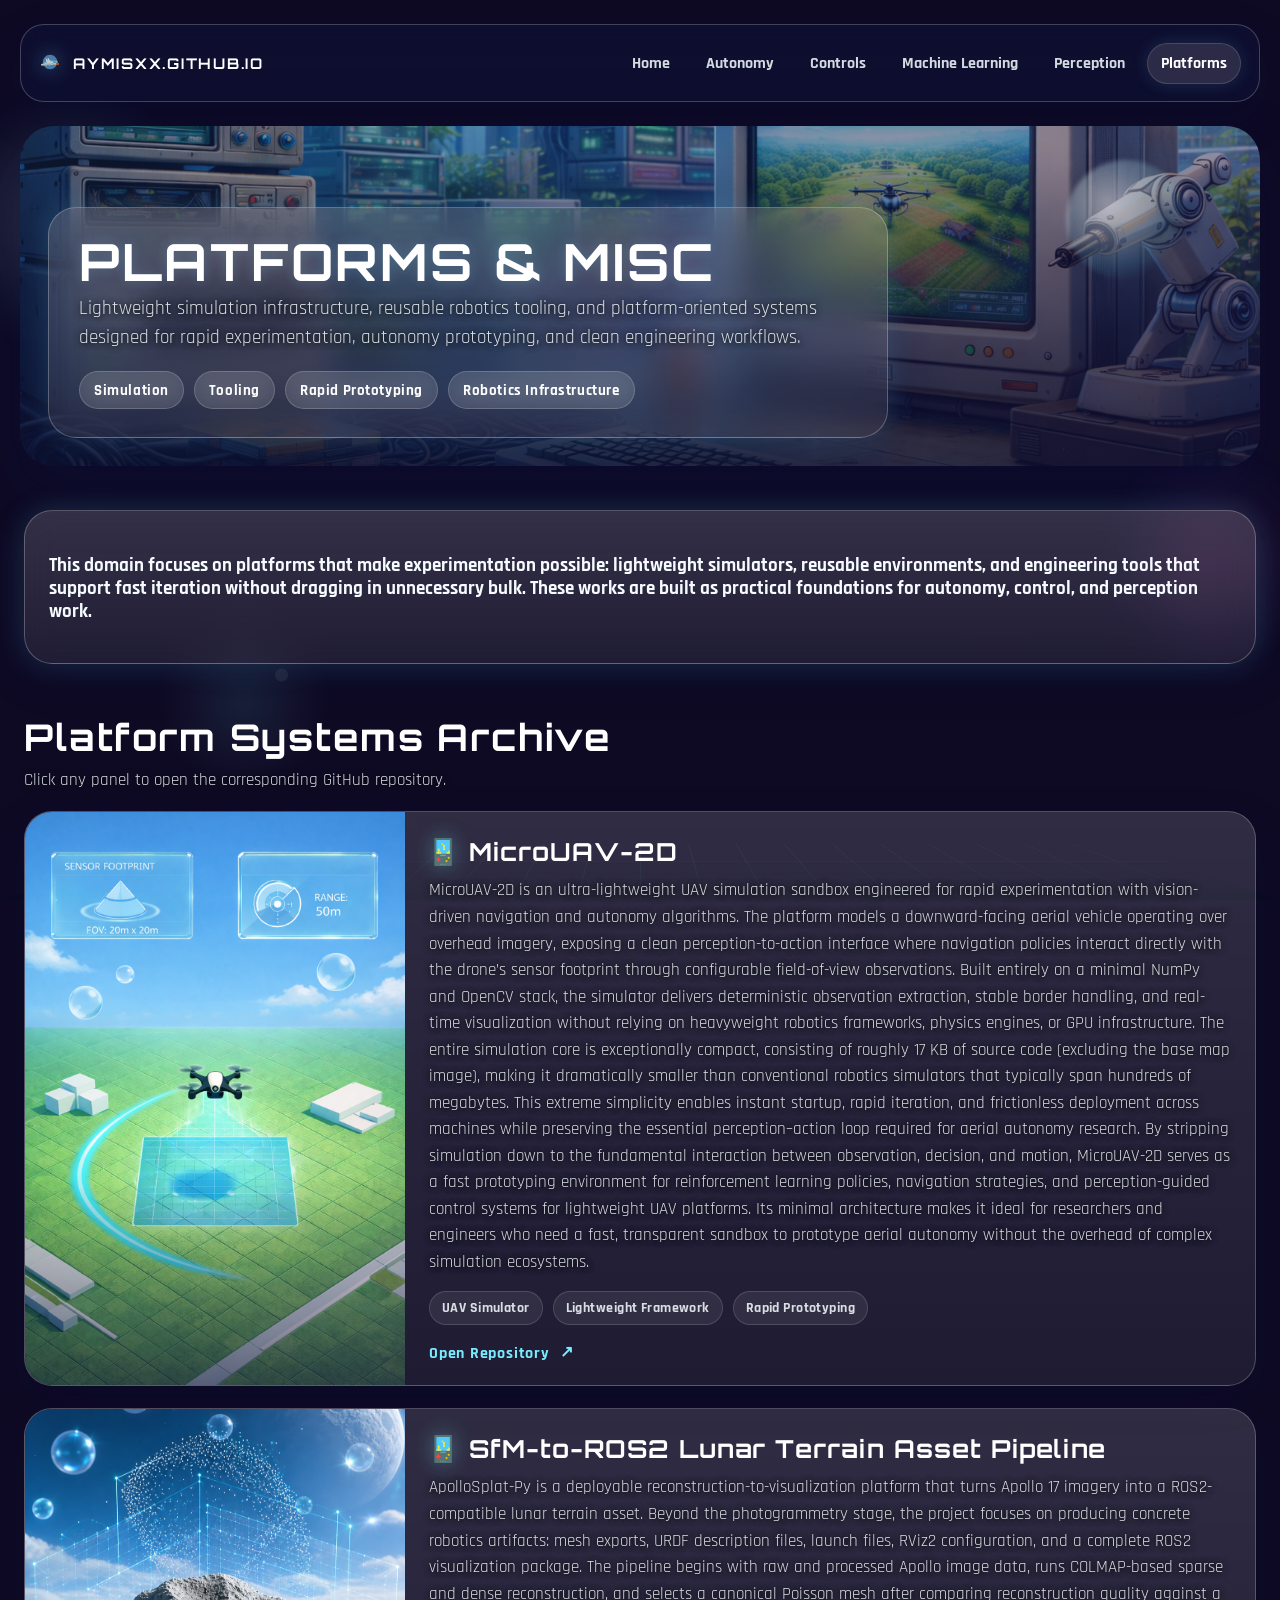
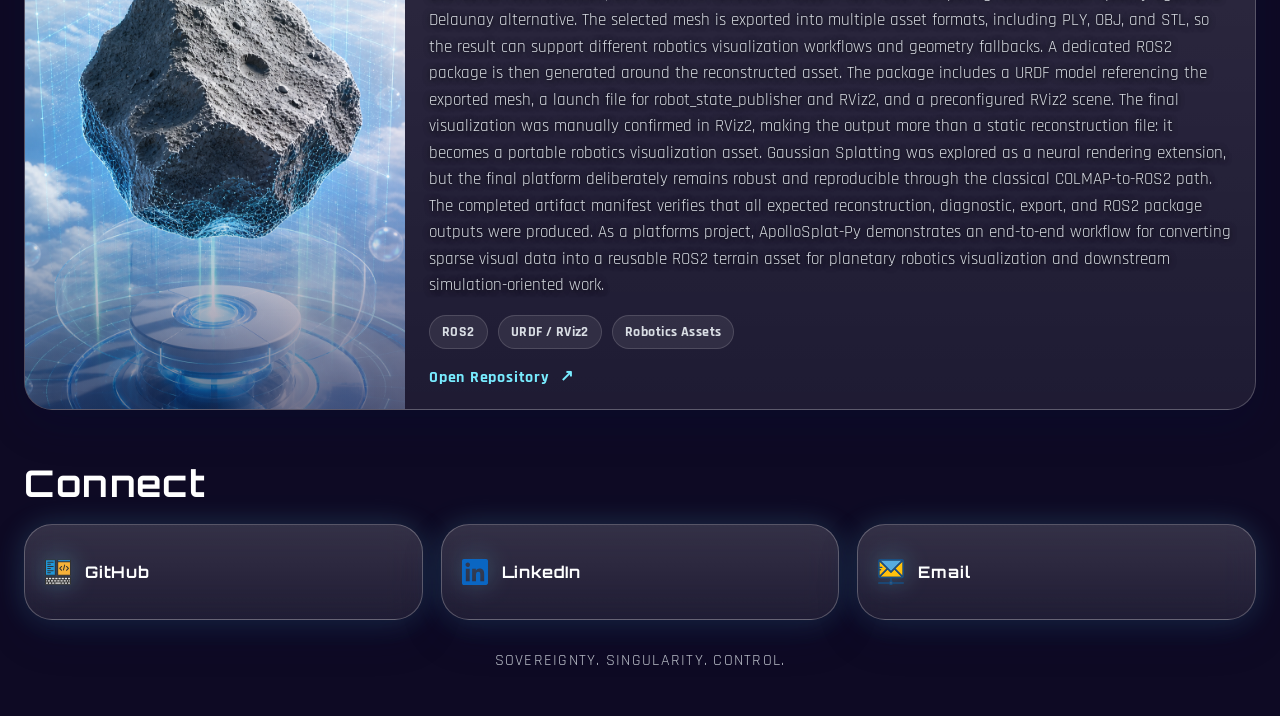
<file: platforms.html>
<!DOCTYPE html>
<html lang="en">
<head>
  <meta charset="UTF-8" />
  <meta name="viewport" content="width=device-width, initial-scale=1.0" />
  <title>Platforms | Ayushman Mishra</title>

  <link rel="preconnect" href="https://fonts.googleapis.com" />
  <link rel="preconnect" href="https://fonts.gstatic.com" crossorigin />
  <link
    href="https://fonts.googleapis.com/css2?family=Orbitron:wght@400;500;700;800&family=Rajdhani:wght@400;500;600;700&display=swap"
    rel="stylesheet"
  />

  <link rel="stylesheet" href="style.css" />
</head>
<body class="platforms-page">
  <div class="site-bg-orb orb-1"></div>
  <div class="site-bg-orb orb-2"></div>
  <div class="site-bg-orb orb-3"></div>

  <div class="page-shell">
    <header class="topbar" id="top">
      <a href="index.html" class="brand" aria-label="Go to homepage">
        <img src="assets/icons/home.svg" alt="" class="brand-icon" />
        <span>aymisxx.github.io</span>
      </a>

      <button
        class="nav-toggle"
        type="button"
        aria-label="Toggle navigation"
        aria-expanded="false"
        aria-controls="primary-nav"
      >
        <span></span>
        <span></span>
        <span></span>
      </button>

      <nav class="nav-menu" id="primary-nav" aria-label="Primary navigation">
        <a href="index.html">Home</a>
        <a href="autonomy.html">Autonomy</a>
        <a href="controls.html">Controls</a>
        <a href="ml.html">Machine Learning</a>
        <a href="perception.html">Perception</a>
        <a href="platforms.html" class="active">Platforms</a>
      </nav>
    </header>

    <main>
      <section class="page-hero">
        <div class="page-hero-content glass-panel">
          <h1 class="page-title">Platforms & Misc</h1>
          <p class="page-subtitle">
            Lightweight simulation infrastructure, reusable robotics tooling,
            and platform-oriented systems designed for rapid experimentation,
            autonomy prototyping, and clean engineering workflows.
          </p>

          <div class="page-meta">
            <span class="page-chip">Simulation</span>
            <span class="page-chip">Tooling</span>
            <span class="page-chip">Rapid Prototyping</span>
            <span class="page-chip">Robotics Infrastructure</span>
          </div>
        </div>
      </section>

      <section class="page-intro-section">
        <div class="page-intro-panel glass-panel">
          <h3>
            This domain focuses on platforms that make experimentation possible: lightweight simulators, reusable environments, and engineering tools that support fast iteration without dragging in unnecessary bulk. These works are built as practical foundations for autonomy, control, and perception work.
          </h3>
        </div>
      </section>

      <section class="projects-section" id="projects">
        <div class="section-heading">
          <h2>Platform Systems Archive</h2>
          <p>Click any panel to open the corresponding GitHub repository.</p>
        </div>

        <div class="projects-grid">
          <a
            href="https://github.com/aymisxx/MicroUAV-2D"
            target="_blank"
            rel="noopener noreferrer"
            class="project-card"
            aria-label="Open MicroUAV-2D repository"
          >
            <div class="project-image-wrap">
              <img src="assets/projects/microuav-2d.png" alt="MicroUAV-2D project artwork" />
            </div>
            <div class="project-content">
              <div class="project-topline">
                <img src="assets/icons/platforms.svg" alt="" class="project-icon" />
                <h3 class="project-title">MicroUAV-2D</h3>
              </div>
              <p class="project-description">
                MicroUAV-2D is an ultra-lightweight UAV simulation sandbox engineered for rapid experimentation with vision-driven navigation and autonomy algorithms. The platform models a downward-facing aerial vehicle operating over overhead imagery, exposing a clean perception-to-action interface where navigation policies interact directly with the drone’s sensor footprint through configurable field-of-view observations. Built entirely on a minimal NumPy and OpenCV stack, the simulator delivers deterministic observation extraction, stable border handling, and real-time visualization without relying on heavyweight robotics frameworks, physics engines, or GPU infrastructure. The entire simulation core is exceptionally compact, consisting of roughly 17 KB of source code (excluding the base map image), making it dramatically smaller than conventional robotics simulators that typically span hundreds of megabytes. This extreme simplicity enables instant startup, rapid iteration, and frictionless deployment across machines while preserving the essential perception–action loop required for aerial autonomy research. By stripping simulation down to the fundamental interaction between observation, decision, and motion, MicroUAV-2D serves as a fast prototyping environment for reinforcement learning policies, navigation strategies, and perception-guided control systems for lightweight UAV platforms. Its minimal architecture makes it ideal for researchers and engineers who need a fast, transparent sandbox to prototype aerial autonomy without the overhead of complex simulation ecosystems.
              </p>
              <div class="project-tags">
                <span class="project-tag">UAV Simulator</span>
                <span class="project-tag">Lightweight Framework</span>
                <span class="project-tag">Rapid Prototyping</span>
              </div>
              <span class="project-cta">Open Repository</span>
            </div>
          </a>
          
          <a
  href="https://github.com/aymisxx/ApolloSplat-Py"
  target="_blank"
  class="project-card"
>

  <div class="project-image-wrap">
    <img src="assets/projects/apollosplat-py.png">
  </div>

  <div class="project-content">

    <div class="project-topline">
      <img src="assets/icons/platforms.svg" class="project-icon">
      <h3 class="project-title">
        SfM-to-ROS2 Lunar Terrain Asset Pipeline
      </h3>
    </div>

    <p class="project-description">
      ApolloSplat-Py is a deployable reconstruction-to-visualization platform
that turns Apollo 17 imagery into a ROS2-compatible lunar terrain asset. Beyond
the photogrammetry stage, the project focuses on producing concrete robotics
artifacts: mesh exports, URDF description files, launch files, RViz2
configuration, and a complete ROS2 visualization package.

The pipeline begins with raw and processed Apollo image data, runs COLMAP-based
sparse and dense reconstruction, and selects a canonical Poisson mesh after
comparing reconstruction quality against a Delaunay alternative. The selected
mesh is exported into multiple asset formats, including PLY, OBJ, and STL, so
the result can support different robotics visualization workflows and geometry
fallbacks.

A dedicated ROS2 package is then generated around the reconstructed asset. The
package includes a URDF model referencing the exported mesh, a launch file for
robot_state_publisher and RViz2, and a preconfigured RViz2 scene. The final
visualization was manually confirmed in RViz2, making the output more than a
static reconstruction file: it becomes a portable robotics visualization asset.

Gaussian Splatting was explored as a neural rendering extension, but
the final platform deliberately remains robust and reproducible through the
classical COLMAP-to-ROS2 path. The completed artifact manifest verifies that all
expected reconstruction, diagnostic, export, and ROS2 package outputs were
produced. As a platforms project, ApolloSplat-Py demonstrates an end-to-end
workflow for converting sparse visual data into a reusable ROS2 terrain asset
for planetary robotics visualization and downstream simulation-oriented work.
    </p>

    <div class="project-tags">
      <span class="project-tag">ROS2</span>
      <span class="project-tag">URDF / RViz2</span>
      <span class="project-tag">Robotics Assets</span>
    </div>

    <span class="project-cta">Open Repository</span>

  </div>

</a>
          
        </div>
      </section>

      <section class="contact-section" id="contact">
        <div class="section-heading">
          <h2>Connect</h2>
        </div>

        <div class="contact-grid">
          <a
            href="https://github.com/aymisxx"
            target="_blank"
            rel="noopener noreferrer"
            class="contact-card glass-panel"
            aria-label="Open GitHub profile"
          >
            <img src="assets/icons/github.svg" alt="" class="contact-icon" />
            <div>
              <h3>GitHub</h3>
            </div>
          </a>

          <a
            href="https://www.linkedin.com/in/aymisxx"
            target="_blank"
            rel="noopener noreferrer"
            class="contact-card glass-panel"
            aria-label="Open LinkedIn profile"
          >
            <img src="assets/icons/linkedin.svg" alt="" class="contact-icon" />
            <div>
              <h3>LinkedIn</h3>
            </div>
          </a>

          <a
            href="mailto:aymisxx@proton.me"
            class="contact-card glass-panel"
            aria-label="Send email to Ayushman Mishra"
          >
            <img src="assets/icons/email.svg" alt="" class="contact-icon" />
            <div>
              <h3>Email</h3>
            </div>
          </a>
        </div>
      </section>
    </main>

    <footer class="footer">
      <p>Sovereignty. Singularity. Control.</p>
    </footer>
  </div>

  <script src="script.js"></script>
</body>
</html>
</file>
<file: style.css>
:root {
  --bg-top: #a983ff;
  --bg-mid: #7c5de6;
  --bg-deep: #3c2fa3;
  --bg-night: #0e0a24;

  --panel-bg: rgba(255, 255, 255, 0.12);
  --panel-border: rgba(255, 255, 255, 0.25);

  --text-main: #f6fbff;
  --text-soft: rgba(246, 251, 255, 0.86);
  --text-dim: rgba(246, 251, 255, 0.68);

  --cyan: #78ecff;
  --cyan-strong: #55e5ff;
  --pink: #ff66d4;
  --purple: #8f73ff;
  --white: #ffffff;

  --shadow-soft: 0 16px 40px rgba(6, 15, 60, 0.22);
  --shadow-glow: 0 0 30px rgba(120, 236, 255, 0.18);
  --shadow-pink: 0 0 28px rgba(255, 102, 212, 0.12);

  --radius-xl: 28px;
  --radius-lg: 22px;
  --radius-md: 18px;
  --radius-pill: 999px;

  --site-width: 1240px;
  --nav-height: 78px;
  --topbar-offset: 14px;
}

* {
  box-sizing: border-box;
}

html {
  scroll-behavior: smooth;
}

body {
  margin: 0;
  min-height: 100vh;
  overflow-x: hidden;
  color: var(--text-main);
  font-family: "Rajdhani", sans-serif;
  background: #0e0a24;
  position: relative;
}

body::before {
  content: "";
  position: fixed;
  inset: 0;
  pointer-events: none;
  z-index: 0;
  background:
    radial-gradient(circle at 10% 20%, rgba(255, 255, 255, 0.13) 0 3px, transparent 4px),
    radial-gradient(circle at 85% 18%, rgba(255, 255, 255, 0.11) 0 5px, transparent 6px),
    radial-gradient(circle at 78% 68%, rgba(255, 255, 255, 0.08) 0 4px, transparent 5px),
    radial-gradient(circle at 22% 75%, rgba(255, 255, 255, 0.08) 0 6px, transparent 7px);
  opacity: 0.9;
}

body::after {
  content: "";
  position: fixed;
  left: 0;
  right: 0;
  bottom: 0;
  height: 34vh;
  pointer-events: none;
  z-index: 0;
  opacity: 0.65;
  transform: perspective(900px) rotateX(76deg);
  transform-origin: bottom center;
  background:
    linear-gradient(to top, rgba(5, 8, 28, 0.85), transparent 70%),
    repeating-linear-gradient(
      to right,
      rgba(105, 237, 255, 0.1) 0 1px,
      transparent 1px 64px
    ),
    repeating-linear-gradient(
      to top,
      rgba(255, 102, 212, 0.08) 0 1px,
      transparent 1px 48px
    );
}

a {
  color: inherit;
  text-decoration: none;
}

img,
svg {
  display: block;
  max-width: 100%;
}

.site-bg-orb {
  position: fixed;
  border-radius: 50%;
  pointer-events: none;
  filter: blur(12px);
  opacity: 0.2;
  z-index: 0;
}

.orb-1 {
  width: 260px;
  height: 260px;
  top: 10%;
  left: -60px;
  background: radial-gradient(circle, rgba(255, 255, 255, 0.85), rgba(120, 236, 255, 0.2) 55%, transparent 75%);
}

.orb-2 {
  width: 220px;
  height: 220px;
  top: 50%;
  right: -40px;
  background: radial-gradient(circle, rgba(255, 110, 214, 0.6), rgba(143, 115, 255, 0.15) 55%, transparent 75%);
}

.orb-3 {
  width: 180px;
  height: 180px;
  bottom: 12%;
  left: 12%;
  background: radial-gradient(circle, rgba(120, 236, 255, 0.55), rgba(255, 255, 255, 0.08) 55%, transparent 75%);
}

.page-shell {
  position: relative;
  z-index: 1;
  width: min(var(--site-width), calc(100% - 32px));
  margin: 0 auto;
  padding: 24px 0 40px;
}

.topbar {
  position: sticky;
  top: var(--topbar-offset);
  z-index: 100;
  min-height: var(--nav-height);
  display: flex;
  align-items: center;
  justify-content: space-between;
  gap: 18px;
  padding: 14px 18px;
  margin-bottom: 24px;
  border: 1px solid rgba(255, 255, 255, 0.22);
  border-radius: 24px;
  background: rgba(16, 26, 76, 0.28);
  backdrop-filter: blur(18px);
  -webkit-backdrop-filter: blur(18px);
  box-shadow: var(--shadow-soft);
}

.brand {
  display: inline-flex;
  align-items: center;
  gap: 12px;
  min-width: 0;
  font-family: "Orbitron", sans-serif;
  font-size: 0.92rem;
  font-weight: 700;
  letter-spacing: 0.12em;
  text-transform: uppercase;
  color: var(--white);
}

.brand-icon {
  width: 22px;
  height: 22px;
  flex: 0 0 22px;
  object-fit: contain;
  filter: drop-shadow(0 0 10px rgba(120, 236, 255, 0.4));
}

.nav-toggle {
  display: none;
  width: 48px;
  height: 48px;
  border: 1px solid rgba(255, 255, 255, 0.2);
  border-radius: 14px;
  background: rgba(255, 255, 255, 0.08);
  cursor: pointer;
  padding: 0;
  align-items: center;
  justify-content: center;
  flex-direction: column;
  gap: 5px;
}

.nav-toggle span {
  display: block;
  width: 20px;
  height: 2px;
  border-radius: 999px;
  background: white;
}

.nav-menu {
  display: flex;
  align-items: center;
  gap: 8px;
  flex-wrap: wrap;
}

.nav-menu a {
  padding: 10px 14px;
  border-radius: var(--radius-pill);
  color: var(--text-soft);
  font-size: 1rem;
  font-weight: 700;
  transition: 0.2s ease;
}

.nav-menu a:hover,
.nav-menu a.active {
  color: var(--white);
  background: rgba(255, 255, 255, 0.12);
  box-shadow:
    inset 0 0 0 1px rgba(255, 255, 255, 0.14),
    0 0 18px rgba(120, 236, 255, 0.14);
}

main {
  display: flex;
  flex-direction: column;
  gap: 38px;
}

.glass-panel {
  background: linear-gradient(
    180deg,
    rgba(255, 255, 255, 0.16) 0%,
    rgba(255, 255, 255, 0.08) 100%
  );
  border: 1px solid var(--panel-border);
  border-radius: var(--radius-xl);
  backdrop-filter: blur(18px);
  -webkit-backdrop-filter: blur(18px);
  box-shadow: var(--shadow-soft), var(--shadow-glow);
}

/* =========================
   HOMEPAGE
   ========================= */

.hero {
  position: relative;
  min-height: 78vh;
  display: flex;
  align-items: center;
  padding: 40px 18px;
  border-radius: 34px;
  overflow: hidden;
  box-shadow: 0 24px 60px rgba(8, 18, 70, 0.28);
  background:
    linear-gradient(rgba(10, 20, 60, 0.42), rgba(18, 8, 42, 0.52)),
    url("assets/backgrounds/home-hero.png") center center / cover no-repeat;
}

.hero::before {
  content: "";
  position: absolute;
  left: 8%;
  bottom: 12%;
  width: 160px;
  height: 160px;
  border-radius: 50%;
  background: radial-gradient(circle at 35% 35%, rgba(255, 255, 255, 0.75), rgba(120, 236, 255, 0.16) 60%, transparent 72%);
  opacity: 0.9;
}

.hero::after {
  content: "";
  position: absolute;
  right: 9%;
  top: 14%;
  width: 100px;
  height: 100px;
  border-radius: 50%;
  background: radial-gradient(circle at 35% 35%, rgba(255, 255, 255, 0.65), rgba(255, 102, 212, 0.2) 60%, transparent 72%);
  opacity: 0.9;
}

.hero-overlay {
  position: absolute;
  inset: 0;
  z-index: 1;
  background:
    linear-gradient(120deg, rgba(120, 236, 255, 0.08), transparent 36%, rgba(255, 102, 212, 0.08)),
    linear-gradient(to top, rgba(7, 10, 32, 0.5), rgba(255, 255, 255, 0.03));
}

.hero-content {
  position: relative;
  z-index: 2;
  width: min(720px, 100%);
  padding: 32px 30px;
}

.eyebrow,
.section-tag {
  margin: 0 0 10px;
  font-family: "Orbitron", sans-serif;
  font-size: 0.82rem;
  letter-spacing: 0.22em;
  text-transform: uppercase;
  color: #e2fbff;
  opacity: 0.92;
}

.name-hindi {
  margin: 0;
  font-size: clamp(1.45rem, 3vw, 2.35rem);
  font-weight: 700;
  color: rgba(255, 255, 255, 0.96);
}

.name-english {
  margin: 8px 0 10px;
  font-family: "Orbitron", sans-serif;
  font-size: clamp(2.2rem, 5.5vw, 4.8rem);
  line-height: 0.97;
  letter-spacing: 0.08em;
  text-transform: uppercase;
  color: var(--white);
  text-shadow:
    0 0 12px rgba(120, 236, 255, 0.25),
    0 0 24px rgba(255, 102, 212, 0.1);
}

.motto {
  margin: 0 0 10px;
  font-size: clamp(1rem, 2.3vw, 1.28rem);
  font-weight: 700;
  color: #ebfbff;
}

.identity-statement {
  margin: 0;
  max-width: 620px;
  color: var(--text-soft);
  font-size: clamp(1.04rem, 2.2vw, 1.34rem);
  line-height: 1.35;
}

.hero-actions {
  display: flex;
  flex-wrap: wrap;
  gap: 12px;
  margin-top: 24px;
}

.primary-btn {
  display: inline-flex;
  align-items: center;
  justify-content: center;
  min-height: 50px;
  padding: 0 20px;
  border-radius: var(--radius-pill);
  background: linear-gradient(135deg, #e3fcff 0%, #7aeeff 55%, #89a8ff 100%);
  color: #081426;
  font-size: 1rem;
  font-weight: 800;
  box-shadow:
    0 10px 24px rgba(120, 236, 255, 0.22),
    0 0 20px rgba(120, 236, 255, 0.18);
  transition: transform 0.2s ease, box-shadow 0.2s ease;
}

.primary-btn:hover {
  transform: translateY(-2px);
  box-shadow:
    0 14px 28px rgba(120, 236, 255, 0.24),
    0 0 24px rgba(255, 102, 212, 0.16);
}

.domains-section,
.contact-section,
.projects-section,
.page-intro-section {
  padding: 6px 4px;
}

.section-heading {
  margin-bottom: 18px;
}

.section-heading h2 {
  margin: 0;
  font-family: "Orbitron", sans-serif;
  font-size: clamp(1.5rem, 3vw, 2.3rem);
  letter-spacing: 0.05em;
  color: var(--white);
}

.section-heading p {
  margin-top: 8px;
  margin-bottom: 0;
  color: var(--text-soft);
  font-size: 1.08rem;
  line-height: 1.45;
  max-width: 840px;
}

.domains-grid {
  display: grid;
  grid-template-columns: repeat(12, 1fr);
  gap: 20px;
}

.domain-card {
  grid-column: span 4;
  overflow: hidden;
  border-radius: 26px;
  background: linear-gradient(180deg, rgba(255, 255, 255, 0.14), rgba(255, 255, 255, 0.07));
  border: 1px solid rgba(255, 255, 255, 0.22);
  box-shadow: var(--shadow-soft);
  transition: transform 0.2s ease, box-shadow 0.2s ease, border-color 0.2s ease;
}

.domain-card:hover {
  transform: translateY(-4px);
  border-color: rgba(255, 255, 255, 0.32);
  box-shadow:
    0 18px 46px rgba(8, 19, 75, 0.26),
    0 0 26px rgba(120, 236, 255, 0.16),
    0 0 30px rgba(255, 102, 212, 0.12);
}

.card-image-wrap {
  position: relative;
  width: 100%;
  aspect-ratio: 1247 / 2000;
  overflow: hidden;
  background: rgba(255, 255, 255, 0.04);
}

.card-image-wrap img {
  width: 100%;
  height: 100%;
  object-fit: cover;
}

.card-image-tint {
  position: absolute;
  inset: 0;
  pointer-events: none;
  background:
    linear-gradient(to top, rgba(10, 16, 52, 0.72), transparent 38%),
    linear-gradient(135deg, rgba(120, 236, 255, 0.08), transparent 48%, rgba(255, 102, 212, 0.08));
}

.card-body {
  padding: 18px 18px 16px;
}

.card-icon-title {
  display: flex;
  align-items: center;
  gap: 12px;
}

.card-icon {
  width: 24px;
  height: 24px;
  flex: 0 0 24px;
  object-fit: contain;
  filter: drop-shadow(0 0 10px rgba(120, 236, 255, 0.35));
}

.card-body h3 {
  margin: 0;
  font-family: "Orbitron", sans-serif;
  font-size: 1.02rem;
  letter-spacing: 0.05em;
  color: var(--white);
}

.card-link {
  display: inline-block;
  margin-top: 12px;
  color: var(--cyan);
  font-size: 0.95rem;
  font-weight: 800;
  letter-spacing: 0.05em;
}

/* =========================
   UNIVERSAL INNER PAGE SYSTEM
   ========================= */

.page-hero {
  position: relative;
  min-height: 340px;
  display: flex;
  align-items: flex-end;
  padding: 28px;
  border-radius: 34px;
  overflow: hidden;
  isolation: isolate;
  box-shadow: 0 24px 60px rgba(8, 18, 70, 0.28);
  background-position: center center;
  background-size: cover;
  background-repeat: no-repeat;
}

.page-hero::before {
  content: "";
  position: absolute;
  inset: 0;
  z-index: 0;
  background:
    linear-gradient(180deg, rgba(8, 18, 70, 0.18) 0%, rgba(10, 16, 48, 0.76) 100%),
    linear-gradient(120deg, rgba(120, 236, 255, 0.08), transparent 42%, rgba(255, 102, 212, 0.08));
}

.page-hero::after {
  content: "";
  position: absolute;
  right: 6%;
  top: 10%;
  width: 120px;
  height: 120px;
  border-radius: 50%;
  z-index: 0;
  background: radial-gradient(circle at 35% 35%, rgba(255, 255, 255, 0.55), rgba(120, 236, 255, 0.14) 58%, transparent 74%);
  filter: blur(2px);
  opacity: 0.9;
}

.page-hero-content {
  position: relative;
  z-index: 1;
  width: min(840px, 100%);
  padding: 28px 30px;
}

.page-title {
  margin: 0 0 8px;
  font-family: "Orbitron", sans-serif;
  font-size: clamp(2rem, 4vw, 3.5rem);
  line-height: 1;
  letter-spacing: 0.05em;
  text-transform: uppercase;
  color: var(--white);
  text-shadow:
    0 0 12px rgba(120, 236, 255, 0.18),
    0 0 24px rgba(255, 102, 212, 0.08);
}

.page-subtitle {
  margin: 0;
  max-width: 760px;
  color: var(--text-soft);
  font-size: clamp(1rem, 2vw, 1.2rem);
  line-height: 1.5;
}

.page-meta {
  display: flex;
  flex-wrap: wrap;
  gap: 10px;
  margin-top: 18px;
}

.page-chip {
  display: inline-flex;
  align-items: center;
  min-height: 38px;
  padding: 0 14px;
  border-radius: var(--radius-pill);
  border: 1px solid rgba(255, 255, 255, 0.18);
  background: rgba(255, 255, 255, 0.1);
  color: var(--white);
  font-size: 0.92rem;
  font-weight: 700;
  letter-spacing: 0.04em;
  backdrop-filter: blur(14px);
  -webkit-backdrop-filter: blur(14px);
}

.page-intro-panel {
  padding: 24px 24px 22px;
}

.page-intro-panel p {
  margin: 0;
  color: var(--text-soft);
  font-size: 1.08rem;
  line-height: 1.6;
}

.section-heading p,
.page-subtitle,
.project-description,
.page-intro-panel p {
  text-shadow:
    0 1px 6px rgba(0, 0, 0, 0.75),
    0 0 6px rgba(0, 0, 0, 0.5);
}

.projects-grid {
  display: grid;
  grid-template-columns: repeat(12, 1fr);
  gap: 22px;
}

.project-card {
  grid-column: span 12;
  display: grid;
  grid-template-columns: minmax(260px, 380px) minmax(0, 1fr);
  gap: 0;
  overflow: hidden;
  border-radius: 28px;
  border: 1px solid rgba(255, 255, 255, 0.22);
  background: linear-gradient(180deg, rgba(255, 255, 255, 0.14), rgba(255, 255, 255, 0.07));
  box-shadow: var(--shadow-soft);
  transition: transform 0.22s ease, box-shadow 0.22s ease, border-color 0.22s ease;
}

.project-card:hover {
  transform: translateY(-4px);
  border-color: rgba(255, 255, 255, 0.32);
  box-shadow:
    0 18px 46px rgba(8, 19, 75, 0.26),
    0 0 26px rgba(120, 236, 255, 0.16),
    0 0 30px rgba(255, 102, 212, 0.12);
}

.project-image-wrap {
  position: relative;
  min-height: 100%;
  background: rgba(255, 255, 255, 0.05);
  overflow: hidden;
}

.project-image-wrap::after {
  content: "";
  position: absolute;
  inset: 0;
  pointer-events: none;
  background:
    linear-gradient(to top, rgba(10, 16, 52, 0.56), transparent 36%),
    linear-gradient(135deg, rgba(120, 236, 255, 0.08), transparent 48%, rgba(255, 102, 212, 0.08));
}

.project-image-wrap img {
  width: 100%;
  height: 100%;
  min-height: 100%;
  object-fit: cover;
}

.project-content {
  display: flex;
  flex-direction: column;
  justify-content: center;
  padding: 24px 24px 22px;
}

.project-topline {
  display: flex;
  align-items: center;
  gap: 12px;
  margin-bottom: 10px;
}

.project-icon {
  width: 28px;
  height: 28px;
  flex: 0 0 28px;
  object-fit: contain;
  filter: drop-shadow(0 0 10px rgba(120, 236, 255, 0.35));
}

.project-title {
  margin: 0;
  font-family: "Orbitron", sans-serif;
  font-size: clamp(1.1rem, 2vw, 1.55rem);
  letter-spacing: 0.04em;
  color: var(--white);
}

.project-description {
  margin: 0;
  color: var(--text-soft);
  font-size: 1.05rem;
  line-height: 1.58;
}

.project-tags {
  display: flex;
  flex-wrap: wrap;
  gap: 10px;
  margin-top: 16px;
}

.project-tag {
  display: inline-flex;
  align-items: center;
  min-height: 34px;
  padding: 0 12px;
  border-radius: var(--radius-pill);
  background: rgba(255, 255, 255, 0.08);
  border: 1px solid rgba(255, 255, 255, 0.14);
  color: var(--text-soft);
  font-size: 0.9rem;
  font-weight: 700;
  letter-spacing: 0.03em;
}

.project-cta {
  display: inline-flex;
  align-items: center;
  gap: 10px;
  width: fit-content;
  margin-top: 18px;
  color: var(--cyan);
  font-size: 0.98rem;
  font-weight: 800;
  letter-spacing: 0.05em;
}

.project-cta::after {
  content: "↗";
  font-size: 1rem;
  line-height: 1;
}

.project-card.project-card-compact {
  grid-template-columns: 1fr;
}

.project-card.project-card-compact .project-image-wrap {
  aspect-ratio: 2048 / 1365;
}

.contact-grid {
  display: grid;
  grid-template-columns: repeat(3, minmax(0, 1fr));
  gap: 18px;
}

.contact-card {
  display: flex;
  align-items: center;
  gap: 14px;
  min-height: 96px;
  padding: 20px;
  transition: transform 0.2s ease, box-shadow 0.2s ease;
}

.contact-card:hover {
  transform: translateY(-3px);
}

.contact-icon {
  width: 26px;
  height: 26px;
  flex: 0 0 26px;
  object-fit: contain;
  filter: drop-shadow(0 0 12px rgba(120, 236, 255, 0.3));
}

.contact-card h3 {
  margin: 0;
  font-family: "Orbitron", sans-serif;
  font-size: 1rem;
  letter-spacing: 0.05em;
  color: var(--white);
}

.footer {
  padding: 24px 0 6px;
  text-align: center;
}

.footer p {
  margin: 0;
  color: rgba(245, 251, 255, 0.76);
  font-size: 0.98rem;
  letter-spacing: 0.08em;
  text-transform: uppercase;
}

/* =========================
   PAGE-SPECIFIC HERO HELPERS
   Use these body classes later if needed
   ========================= */

body.autonomy-page .page-hero {
  background-image:
    linear-gradient(rgba(10, 20, 60, 0.28), rgba(18, 8, 42, 0.5)),
    url("assets/backgrounds/autonomy-hero.png");
}

body.controls-page .page-hero {
  background-image:
    linear-gradient(rgba(10, 20, 60, 0.28), rgba(18, 8, 42, 0.5)),
    url("assets/backgrounds/controls-hero.png");
}

body.ml-page .page-hero {
  background-image:
    linear-gradient(rgba(10, 20, 60, 0.28), rgba(18, 8, 42, 0.5)),
    url("assets/backgrounds/ml-hero.png");
}

body.perception-page .page-hero {
  background-image:
    linear-gradient(rgba(10, 20, 60, 0.28), rgba(18, 8, 42, 0.5)),
    url("assets/backgrounds/perception-hero.png");
}

body.platforms-page .page-hero {
  background-image:
    linear-gradient(rgba(10, 20, 60, 0.28), rgba(18, 8, 42, 0.5)),
    url("assets/backgrounds/platforms-hero.png");
}

/* =========================
   RESPONSIVE
   ========================= */

@media (max-width: 1100px) {
  .domain-card {
    grid-column: span 6;
  }

  .hero {
    min-height: 70vh;
  }

  .project-card {
    grid-template-columns: 320px minmax(0, 1fr);
  }
}

@media (max-width: 900px) {
  .project-card {
    grid-template-columns: 1fr;
  }

  .project-image-wrap {
    aspect-ratio: 2048 / 1365;
  }
}

@media (max-width: 820px) {
  .page-shell {
    width: min(100% - 20px, var(--site-width));
    padding-top: 14px;
  }

  .topbar {
    position: relative;
    top: 0;
    align-items: center;
    flex-wrap: wrap;
  }

  .nav-toggle {
    display: inline-flex;
    margin-left: auto;
  }

  .nav-menu {
    display: none;
    width: 100%;
    padding-top: 10px;
    flex-direction: column;
    align-items: stretch;
  }

  .nav-menu.open {
    display: flex;
  }

  .nav-menu a {
    text-align: center;
  }

  .hero {
    min-height: auto;
    padding: 28px 14px;
    border-radius: 24px;
    background-position: center center;
  }

  .hero-content {
    padding: 24px 20px;
  }

  .page-hero {
    min-height: 280px;
    padding: 18px;
    border-radius: 24px;
  }

  .page-hero-content {
    padding: 22px 20px;
  }

  .domain-card {
    grid-column: span 12;
  }

  .contact-grid {
    grid-template-columns: 1fr;
  }

  body::after {
    height: 24vh;
    opacity: 0.45;
  }
}

@media (max-width: 560px) {
  .brand {
    font-size: 0.75rem;
    letter-spacing: 0.09em;
  }

  .section-heading h2,
  .page-title {
    font-size: 1.4rem;
  }

  .card-body {
    padding: 16px;
  }

  .contact-card {
    min-height: 82px;
    padding: 16px;
  }

  .project-content {
    padding: 18px 16px 18px;
  }

  .project-description,
  .page-intro-panel p,
  .section-heading p {
    font-size: 1rem;
  }

  .page-meta,
  .project-tags {
    gap: 8px;
  }
}
</file>
